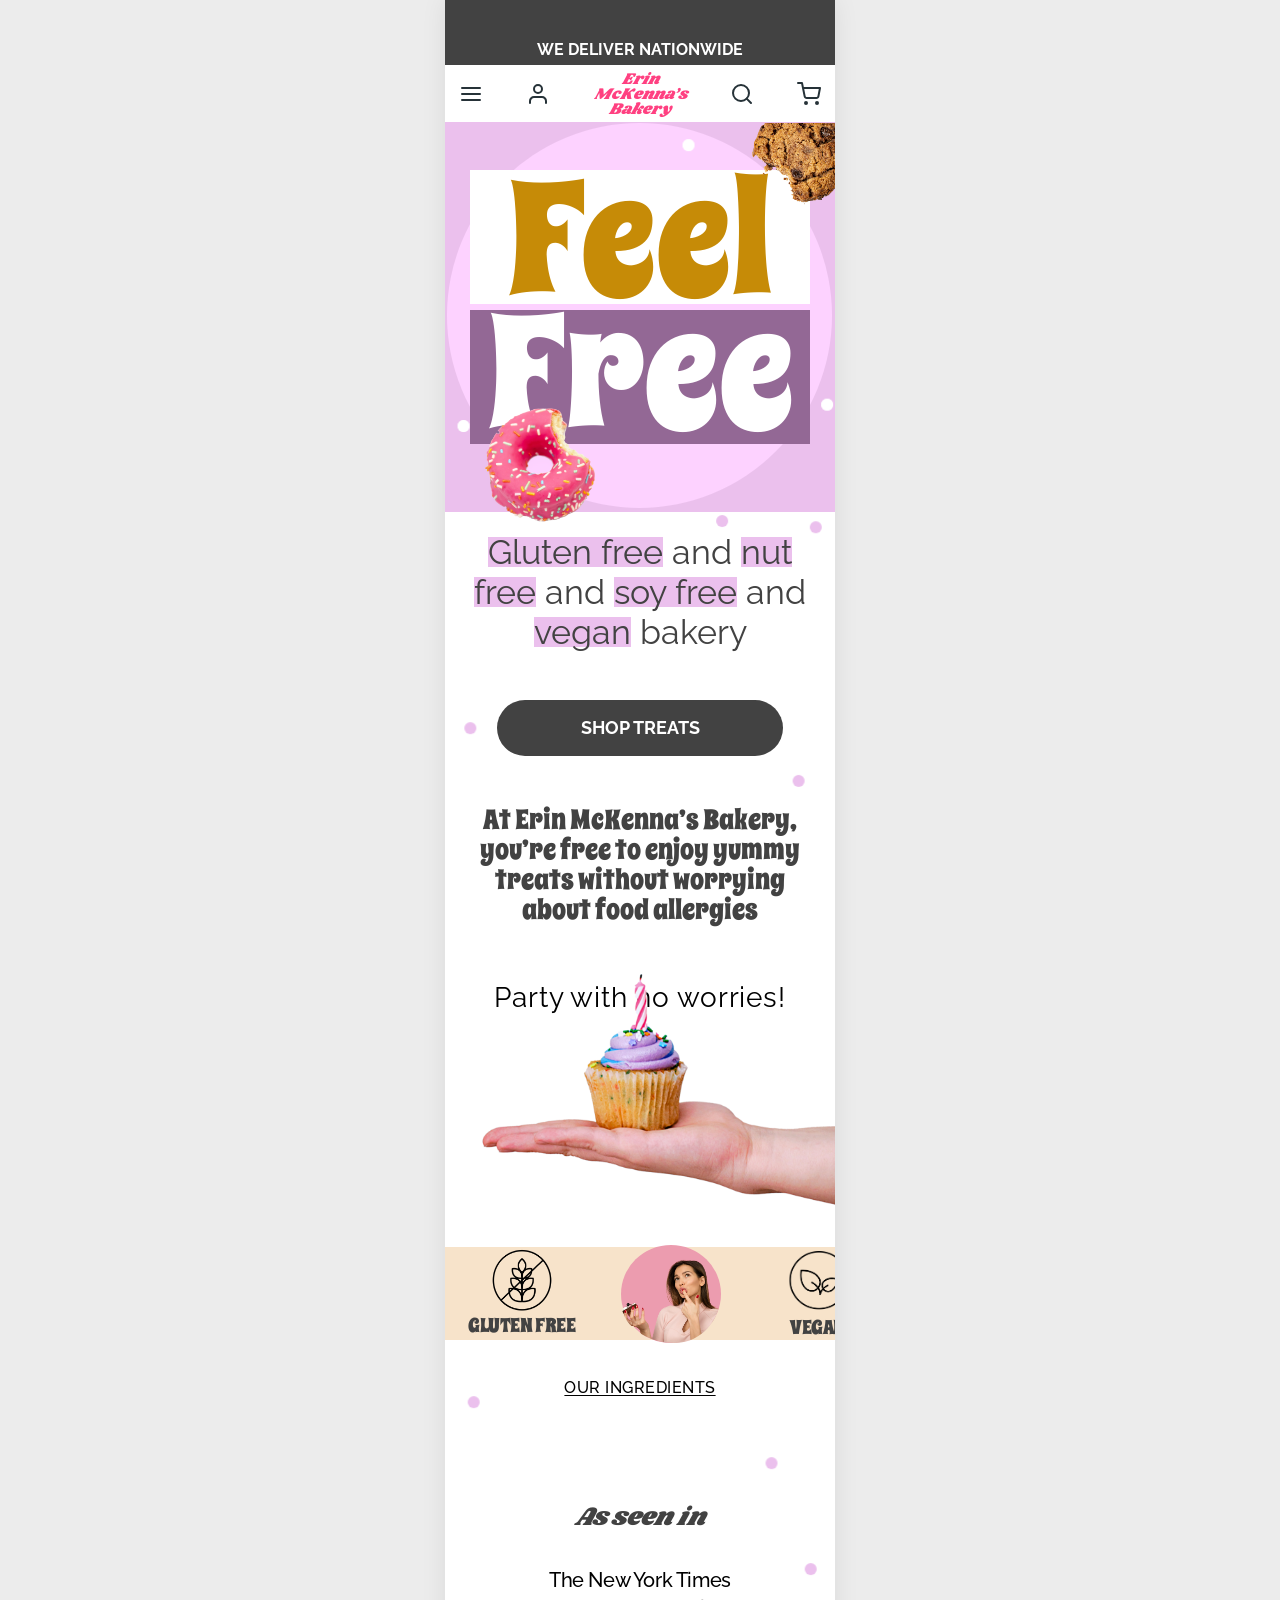
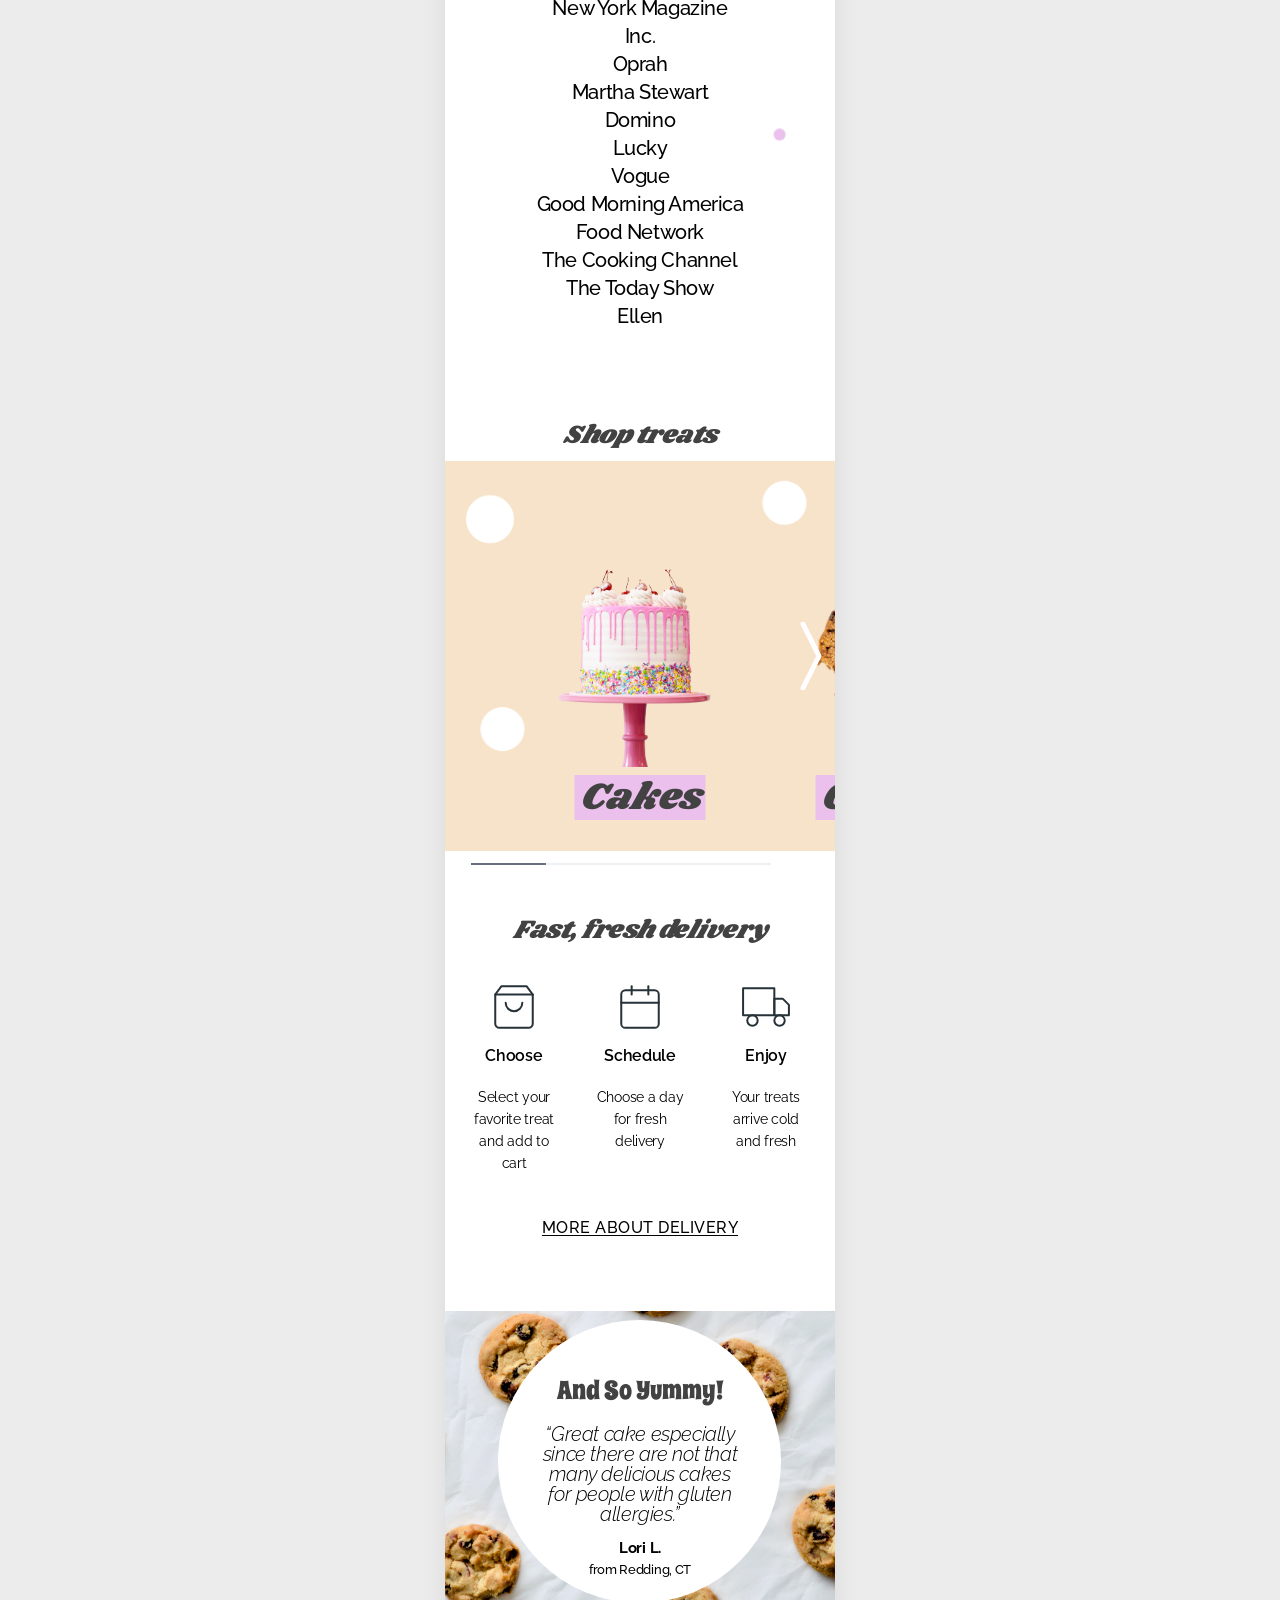
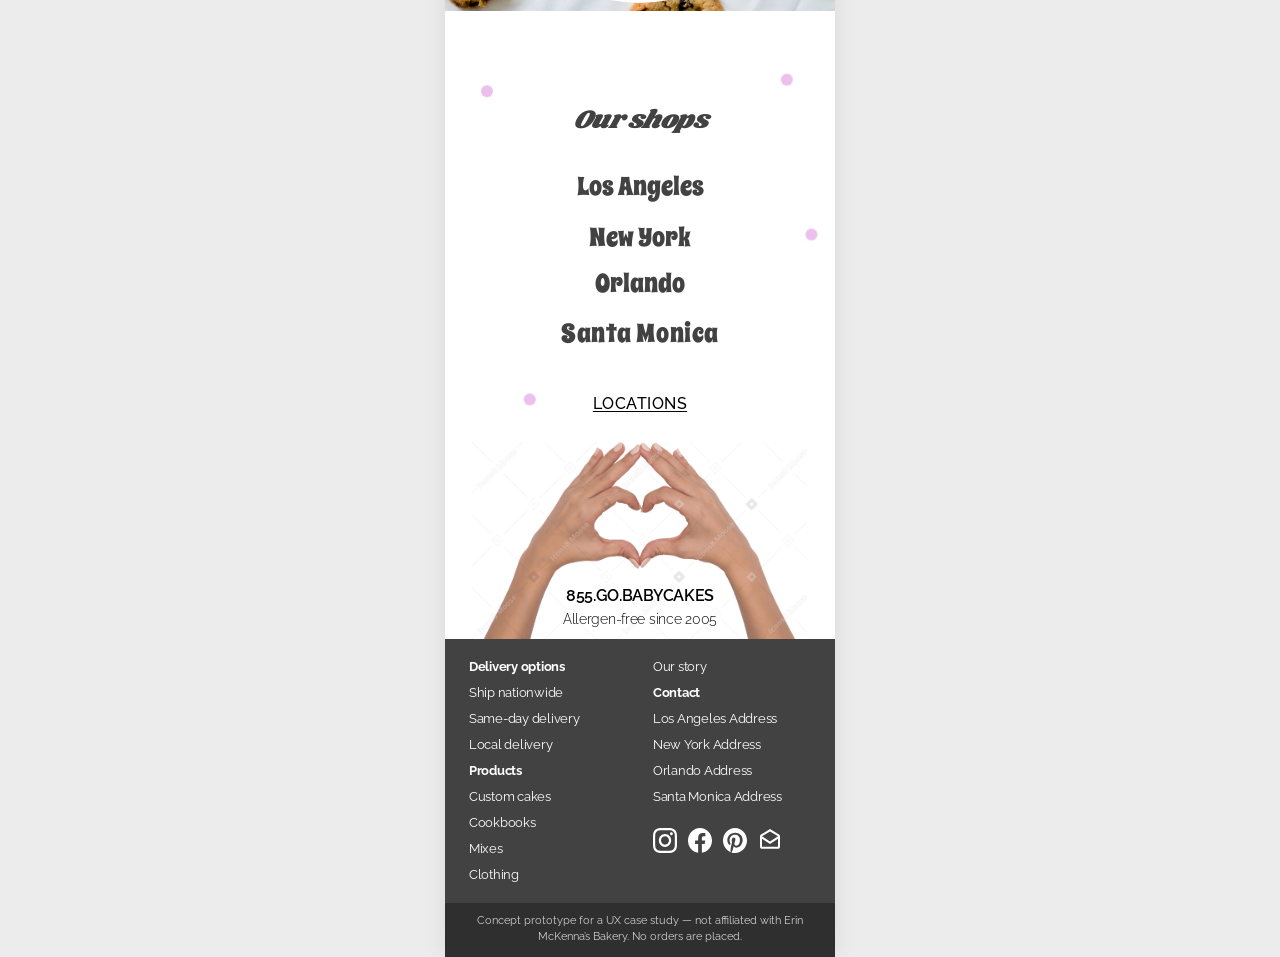
<file: index.html>
<!doctype html>
<html lang="en">
<head>
  <meta charset="utf-8">
  <meta name="viewport" content="width=device-width, initial-scale=1">
  <meta name="robots" content="noindex, nofollow">
  <title>Erin McKenna’s Bakery</title>
  <link rel="preconnect" href="https://fonts.googleapis.com">
  <link rel="preconnect" href="https://fonts.gstatic.com" crossorigin>
  <link href="https://fonts.googleapis.com/css2?family=Raleway:ital,wght@0,300;0,400;0,500;0,600;0,700;1,300&family=Shrikhand&family=Spicy+Rice&display=swap" rel="stylesheet">
  <link rel="stylesheet" href="css/styles.css">
</head>
<body data-page="home">
<div class="page">
  <header id="site-header"></header>

  <main>
    <!-- Hero -->
    <section data-dot-frame class="stage home-hero" aria-label="Feel free">
      <img class="abs" data-under-dots src="assets/hero-circle.svg" alt="" style="left:2px;top:1px;width:385px;height:385px">
      <img class="abs" src="assets/highlight-free.svg" alt="" style="left:25px;top:188px;width:340px;height:134px">
      <p class="hero-word" style="top:240px;color:#fff" aria-hidden="true">Free</p>
      <img class="abs" src="assets/highlight-feel.svg" alt="" style="left:25px;top:48px;width:340px;height:134px">
      <p class="hero-word" style="top:107px;color:var(--gold)" aria-hidden="true">Feel</p>
      <h1 class="sr-only">Feel free</h1>
      <div class="cover" style="left:34px;top:280px;width:121px;height:125px"><img src="assets/donut.png" alt=""></div>
      <img class="abs" data-dot src="assets/dot-a.svg" alt="" style="left:24px;top:97px;width:12px">
      <img class="abs" data-dot src="assets/dot-a.svg" alt="" style="left:44px;top:127px;width:12px">
      <img class="abs" data-dot src="assets/dot-a.svg" alt="" style="left:244px;top:27px;width:12px">
      <img class="abs" data-dot src="assets/dot-a.svg" alt="" style="left:344px;top:137px;width:12px">
      <img class="abs" data-dot src="assets/dot-a.svg" alt="" style="left:367px;top:269px;width:12px">
      <img class="abs" data-dot src="assets/dot-a.svg" alt="" style="left:19px;top:297px;width:12px">
      <div class="crop" style="left:298px;top:1px;width:92px;height:89px">
        <img src="assets/cookie.png" alt="" style="width:125.15%;height:131.46%;left:-0.08%;top:-31.46%">
      </div>
    </section>

    <!-- Tagline + CTA -->
    <section data-dot-frame class="stage" style="height:711px">
      <img class="abs" data-dot src="assets/dot-b.svg" alt="" style="left:358px;top:13px;width:12px">
      <img class="abs" data-dot src="assets/dot-b.svg" alt="" style="left:260px;top:2px;width:12px">
      <img class="abs" data-dot src="assets/dot-b.svg" alt="" style="left:21px;top:200px;width:12px">
      <img class="abs" data-dot src="assets/dot-b.svg" alt="" style="left:346px;top:272px;width:12px">
      <p class="home-tagline"><span class="hl">Gluten free</span> and <span class="hl">nut</span> <span class="hl">free</span> and <span class="hl">soy free</span> and <span class="hl">vegan</span> bakery</p>
      <a class="btn btn--dark shop-btn" href="category.html?c=all">Shop treats</a>
      <p class="abs fun-copy" style="left:19px;top:293px;width:352px">At Erin McKenna’s Bakery, you’re free to enjoy yummy treats without worrying about food allergies</p>
      <p class="abs center-x party-copy" style="top:475px">Party with no worries!</p>
      <div class="crop" style="left:6px;top:422px;width:390px;height:332px">
        <img src="assets/hand-cupcake.png" alt="Hand holding a frosted cupcake with a candle" style="width:127.69%;height:188.87%;left:-14.87%;top:-88.86%">
      </div>
    </section>

    <!-- Allergen slider -->
    <section class="stage" id="free-from" style="height:130px" aria-label="Free from">
      <div class="marquee abs" style="left:-2px;top:0;width:392px;height:130px">
        <div class="marquee__belt" id="allergen-belt">
        <div class="slider__track" style="width:1738px;height:130px">
          <div class="abs" style="inset:18.46% 0 10% 0;background:var(--beige)"></div>

          <img class="abs" src="assets/circle-21.svg" alt="" style="inset:17.02% 84% 7.69% 10.24%;width:auto;height:auto">
          <div class="abs" style="inset:21.05% 83.68% 7.47% 10.31%;-webkit-mask:url(assets/woman-mask.svg) -1.124px -7.369px/100px 99.884px no-repeat;mask:url(assets/woman-mask.svg) -1.124px -7.369px/100px 99.884px no-repeat">
            <img src="assets/woman-tasting.png" alt="Woman tasting a cupcake" style="width:100%;height:100%;object-fit:cover">
          </div>

          <div class="crop" style="inset:20% 93.73% 31.84% 2.82%"><img src="assets/icon-gluten-free.png" alt="" style="width:150.21%;height:149.25%;left:-25.11%;top:-9.81%"></div>
          <p class="abs slider-small-label" style="inset:70.77% auto auto 1.44%">GLUTEN FREE</p>

          <div class="crop" style="inset:20.77% 76.64% 33.08% 19.91%"><img src="assets/icon-vegan.png" alt="" style="width:123.02%;height:123.02%;left:-11.6%;top:0.88%"></div>
          <p class="abs slider-small-label" style="inset:72.31% auto auto 19.97%">VEGAN</p>

          <img class="abs" src="assets/circle-20.svg" alt="" style="inset:16.15% 66.69% 6.92% 27.56%;width:auto;height:auto">
          <div class="cover" style="inset:10.77% 66.8% 6.06% 28.02%"><img src="assets/happy-2.png" alt="Smiling customer"></div>

          <div class="crop" style="inset:22.31% 58.92% 31.54% 37.63%"><img src="assets/icon-dairy-free.png" alt="" style="width:150.21%;height:149.89%;left:-25.11%;top:-9.85%"></div>
          <p class="abs slider-small-label" style="inset:72.31% auto auto 36.65%">DAIRY FREE</p>

          <img class="abs" src="assets/circle-19.svg" alt="" style="inset:16.92% 49.02% 6.15% 45.22%;width:auto;height:auto">
          <div class="cover" style="inset:0 48.68% 6.15% 45.8%"><img src="assets/hand-love.png" alt="Hand making the I love you sign"></div>

          <div class="crop" style="inset:20.77% 40.39% 34.92% 56.16%;transform:scaleY(-1)"><img src="assets/icon-nut-free.png" alt="" style="width:149.89%;height:150.86%;left:-25.05%;top:-10.56%"></div>
          <p class="abs slider-small-label" style="inset:72% auto auto 55.52%">NUT FREE</p>

          <img class="abs" src="assets/circle-18.svg" alt="" style="inset:15.38% 30.03% 7.69% 64.21%;width:auto;height:auto">
          <div class="cover" style="inset:8.46% 30.21% 0 64.33%"><img src="assets/happy-4.png" alt="Smiling customer"></div>

          <div class="crop" style="inset:20.77% 21.81% 33.08% 74.74%"><img src="assets/icon-soy-free.png" alt="" style="width:133.84%;height:133.59%;left:-17.02%;top:-3.44%"></div>
          <p class="abs slider-small-label" style="inset:72.31% auto auto 74.17%">SOY FREE</p>

          <img class="abs" src="assets/circle-20.svg" alt="" style="inset:15.38% 11.45% 7.69% 82.8%;width:auto;height:auto">
          <div class="cover" style="inset:17.69% 11.45% 15.38% 82.22%"><img src="assets/happy-3.png" alt="Smiling customer"></div>

          <div class="crop" style="inset:20.77% 3.51% 33.08% 93.04%"><img src="assets/icon-celiac-safe.png" alt="" style="width:164.71%;height:164.71%;left:-32.24%;top:-15.76%"></div>
          <p class="abs slider-small-label" style="inset:72.31% auto auto 91.83%">CELIAC SAFE</p>
        </div>
        </div>
      </div>
    </section>

    <!-- Ingredients + press -->
    <section data-dot-frame class="stage" style="height:667px">
      <button type="button" class="abs center-x link-caps" style="top:24px" data-toast="Our ingredients page isn’t part of this prototype.">OUR INGREDIENTS</button>
      <img class="abs" data-dot src="assets/dot-b.svg" alt="" style="left:21px;top:41px;width:12px">
      <img class="abs" data-dot src="assets/dot-b.svg" alt="" style="left:318px;top:106px;width:12px">
      <img class="abs" data-dot src="assets/dot-b.svg" alt="" style="left:358px;top:212px;width:12px">
      <img class="abs" data-dot src="assets/dot-b.svg" alt="" style="left:331px;top:374px;width:12px">
      <h2 class="abs center-x section-heading" style="top:149px">As seen in</h2>
      <ul class="abs center-x" style="top:213px;margin:0;padding:0;list-style:none;text-align:center;font:500 20px/28px var(--f-body);letter-spacing:-0.4px">
        <li>The New York Times</li><li>New York Magazine</li><li>Inc.</li><li>Oprah</li><li>Martha Stewart</li><li>Domino</li><li>Lucky</li><li>Vogue</li><li>Good Morning America</li><li>Food Network</li><li>The Cooking Channel</li><li>The Today Show</li><li>Ellen</li>
      </ul>
    </section>

    <!-- Shop treats slider: 260px panels snap to center so the neighbours peek in at both edges -->
    <section class="stage" style="height:480px" aria-labelledby="shop-title">
      <div class="slider shop-slider abs" id="shop-slider" data-drag style="left:0;top:0;width:390px;height:462px">
        <div class="shop-track">
          <div class="abs" style="left:0;right:0;top:41px;height:390px;background:var(--beige)"></div>
          <!-- Bouncing dots over the beige band, behind the treats and labels -->
          <div class="abs dot-field" data-dot-frame style="left:0;right:0;top:41px;height:390px">
            <span class="bubble" data-dot style="left:521px;top:43px;width:32px;height:32px"></span>
            <span class="bubble" data-dot style="left:317px;top:21px;width:44px;height:44px"></span>
            <span class="bubble" data-dot style="left:36px;top:245px;width:44px;height:44px"></span>
            <span class="bubble" data-dot style="left:787px;top:223px;width:44px;height:44px"></span>
            <span class="bubble" data-dot style="left:889px;top:43px;width:28px;height:28px"></span>
            <span class="bubble" data-dot style="left:759px;top:21px;width:44px;height:44px"></span>
            <span class="bubble" data-dot style="left:568px;top:201px;width:44px;height:44px"></span>
            <span class="bubble" data-dot style="left:1130px;top:43px;width:44px;height:44px"></span>
            <span class="bubble" data-dot style="left:1168px;top:289px;width:22px;height:22px"></span>
            <span class="bubble" data-dot style="left:1068px;top:113px;width:44px;height:44px"></span>
            <span class="bubble" data-dot style="left:1399px;top:245px;width:44px;height:44px"></span>
            <span class="bubble" data-dot style="left:1632px;top:298px;width:44px;height:44px"></span>
            <span class="bubble" data-dot style="left:1698px;top:33px;width:28px;height:28px"></span>
            <span class="bubble" data-dot style="left:1963px;top:156px;width:44px;height:44px"></span>
            <span class="bubble" data-dot style="left:2016px;top:62px;width:24px;height:24px"></span>
            <span class="bubble" data-dot style="left:2210px;top:239px;width:44px;height:44px"></span>
            <span class="bubble" data-dot style="left:1561px;top:21px;width:44px;height:44px"></span>
            <span class="bubble" data-dot style="left:22px;top:35px;width:48px;height:48px"></span>
          </div>

          <a class="shop-panel" href="category.html?c=cakes">
            <div class="crop" style="left:10px;top:132px;width:240px;height:215px"><img src="assets/cake-slider.png" alt="" style="width:100%;height:152.94%;left:0;top:-52.89%"></div>
            <span class="shop-hl" style="width:131px"></span>
            <span class="shop-label">Cakes</span>
          </a>
          <a class="shop-panel" href="category.html?c=cookies">
            <div class="crop" style="left:30px;top:140px;width:200px;height:201px"><img src="assets/cookie.png" alt="" style="width:100.12%;height:100.86%;left:-0.06%;top:-0.86%"></div>
            <span class="shop-hl" style="width:169px"></span>
            <span class="shop-label">Cookies</span>
          </a>
          <a class="shop-panel" href="category.html?c=cupcakes">
            <div class="cover" style="left:30px;top:120px;width:200px;height:222px"><img src="assets/cupcake.png" alt=""></div>
            <span class="shop-hl" style="width:207px"></span>
            <span class="shop-label">Cupcakes</span>
          </a>
          <a class="shop-panel" href="category.html?c=donuts">
            <div class="cover" style="left:30px;top:135px;width:200px;height:207px"><img src="assets/donut.png" alt=""></div>
            <span class="shop-hl" style="width:160px"></span>
            <span class="shop-label">Donuts</span>
          </a>
          <a class="shop-panel" href="category.html?c=breads">
            <div class="crop" style="left:15px;top:62px;width:230px;height:280px"><img src="assets/breads.png" alt="" style="width:100.01%;height:123.28%;left:-0.01%;top:-23.28%"></div>
            <span class="shop-hl" style="width:170px"></span>
            <span class="shop-label">Breads</span>
          </a>
          <a class="shop-panel" href="category.html?c=mixes">
            <div class="cover" style="left:30px;top:115px;width:200px;height:225px"><img src="assets/mix.png" alt=""></div>
            <span class="shop-hl" style="width:141px"></span>
            <span class="shop-label">Mixes</span>
          </a>
          <a class="shop-panel" href="category.html?c=cookbooks">
            <div class="abs" style="left:34px;top:110px;width:192.011px;height:226.589px;display:flex;align-items:center;justify-content:center">
              <img src="assets/cookbook.jpg" alt="" style="width:167px;height:207px;object-fit:cover;transform:rotate(-7.32deg)">
            </div>
            <span class="shop-hl" style="width:259px"></span>
            <span class="shop-label">Cookbooks</span>
          </a>
          <a class="shop-panel" href="category.html?c=merch">
            <div class="cover" style="left:30px;top:100px;width:200px;height:244px"><img src="assets/hat.png" alt=""></div>
            <span class="shop-hl" style="width:159px"></span>
            <span class="shop-label">Merch</span>
          </a>

        </div>
      </div>
      <button class="shop-arrow shop-arrow--prev" type="button" aria-label="Previous treats" aria-controls="shop-slider" hidden><img src="assets/arrow-wide.svg" alt=""></button>
      <button class="shop-arrow shop-arrow--next" type="button" aria-label="Next treats" aria-controls="shop-slider"><img src="assets/arrow-wide.svg" alt=""></button>
      <h2 class="abs center-x section-heading" id="shop-title" style="top:0;pointer-events:none">Shop treats</h2>
      <div class="progress" style="top:443px" aria-hidden="true"><div class="progress__fill" id="shop-progress"></div></div>
    </section>

    <!-- Delivery steps -->
    <section class="stage" id="delivery" style="height:411px">
      <h2 class="abs center-x section-heading" style="top:21px;line-height:18px">Fast, fresh delivery</h2>
      <div class="steps" style="top:82px">
        <div class="step"><img src="assets/icon-bag.svg" alt=""><h3>Choose</h3><p>Select your favorite treat and add to cart</p></div>
        <div class="step"><img src="assets/icon-calendar-lg.svg" alt=""><h3>Schedule</h3><p>Choose a day for fresh delivery</p></div>
        <div class="step"><img src="assets/icon-truck.svg" alt=""><h3>Enjoy</h3><p>Your treats arrive cold and fresh</p></div>
      </div>
      <button type="button" class="abs center-x link-caps" style="top:317px" data-toast="A full delivery FAQ isn’t part of this prototype.">MORE ABOUT DELIVERY</button>
    </section>

    <!-- Testimonial -->
    <section class="stage" style="height:300px;overflow:hidden" aria-label="Customer review">
      <div class="abs" style="left:0;top:0;width:390px;height:300px;display:flex;align-items:center;justify-content:center">
        <div class="crop" style="position:relative;flex:none;width:300px;height:390px;transform:rotate(-90deg)">
          <img src="assets/cookies-bg.png" alt="" style="width:133.49%;height:142.82%;left:-16.75%;top:-24.1%">
        </div>
      </div>
      <img class="abs" src="assets/circle-white.svg" alt="" style="left:53px;top:9px;width:283px;height:283px">
      <p class="abs center-x fun-copy" style="top:64px;font-size:26px">And So Yummy!</p>
      <blockquote class="abs" style="left:96px;top:113px;width:198px;margin:0;text-align:center;font:italic 300 20px/20px var(--f-body);letter-spacing:-0.4px">“Great cake especially since there are not that many delicious cakes for people with gluten allergies.”</blockquote>
      <p class="abs center-x" style="top:226px;text-align:center;letter-spacing:-0.3px"><b style="font:700 15px/22px var(--f-body)">Lori L.</b><br><span style="font:500 13px/22px var(--f-body)">from Redding, CT</span></p>
    </section>

    <!-- Shops -->
    <section data-dot-frame class="stage" id="shops" style="height:628px">
      <img class="abs" data-dot src="assets/dot-b.svg" alt="" style="left:338px;top:64px;width:12px">
      <img class="abs" data-dot src="assets/dot-b.svg" alt="" style="left:37px;top:76px;width:12px">
      <img class="abs" data-dot src="assets/dot-b.svg" alt="" style="left:359px;top:215px;width:12px">
      <img class="abs" data-dot src="assets/dot-b.svg" alt="" style="left:77px;top:381px;width:12px">
      <h2 class="abs center-x section-heading" style="top:100px;line-height:18px">Our shops</h2>
      <p class="abs center-x shop-city" style="top:164px">Los Angeles</p>
      <p class="abs center-x shop-city" style="top:215px">New York</p>
      <p class="abs center-x shop-city" style="top:261px">Orlando</p>
      <p class="abs center-x shop-city" style="top:311px;letter-spacing:0.52px">Santa Monica</p>
      <button type="button" class="abs center-x link-caps" style="top:382px" data-toast="Store addresses and hours aren’t part of this prototype.">LOCATIONS</button>
      <div class="cover" style="left:27px;top:431px;width:335px;height:224px"><img src="assets/heart-hands.png" alt="Two hands making a heart shape"></div>
      <p class="abs center-x" style="top:574px;font:600 16px/22px var(--f-body);letter-spacing:-0.32px">855.GO.BABYCAKES</p>
      <p class="abs center-x" style="top:597px;font:300 14px/22px var(--f-body);letter-spacing:-0.28px">Allergen-free since 2005</p>
    </section>
  </main>

  <div id="site-footer"></div>
</div>
<script src="js/app.js"></script>
<script src="js/home.js"></script>
<script src="js/dots.js"></script>
</body>
</html>
</file>
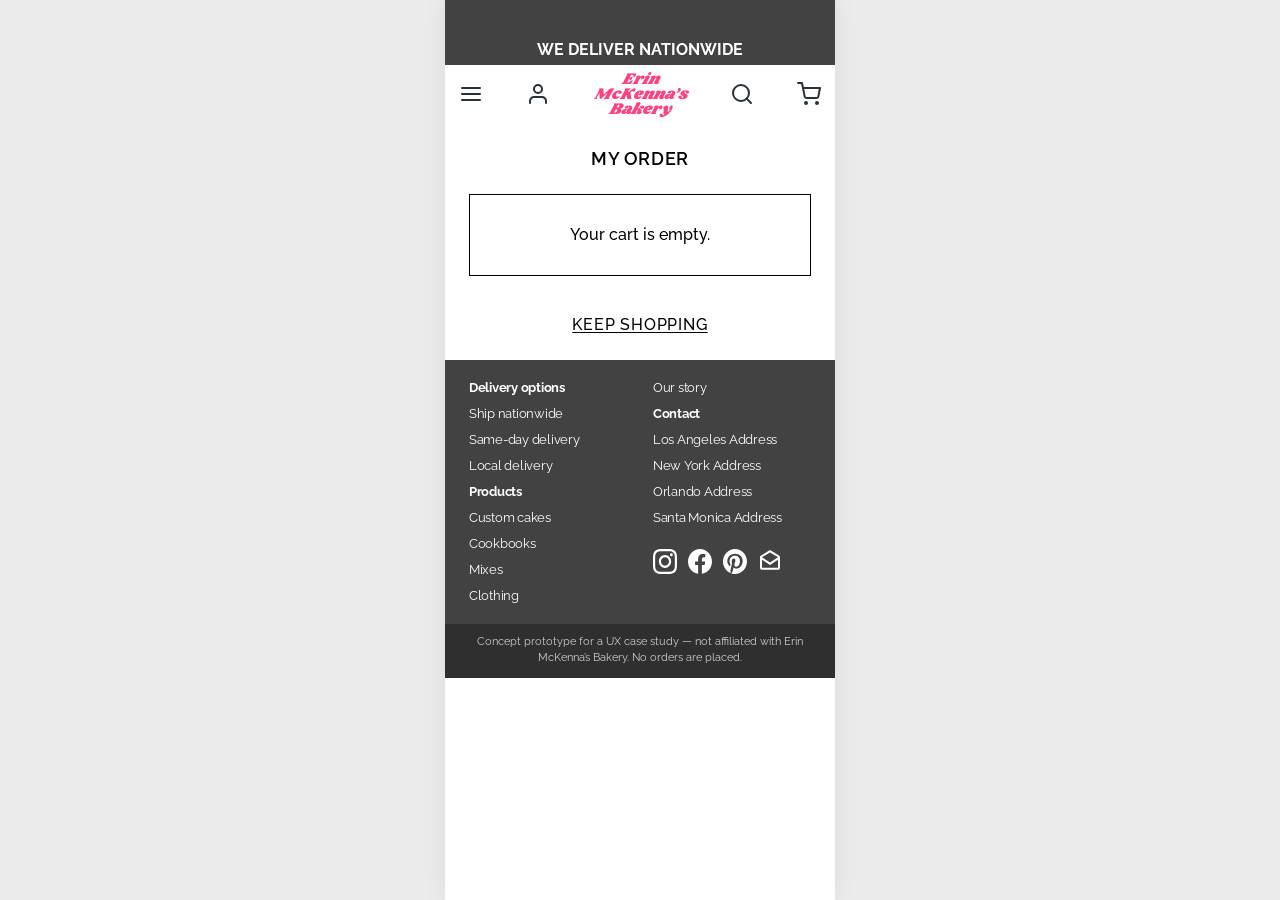
<file: cart.html>
<!doctype html>
<html lang="en">
<head>
  <meta charset="utf-8">
  <meta name="viewport" content="width=device-width, initial-scale=1">
  <meta name="robots" content="noindex, nofollow">
  <title>My Order · Erin McKenna’s Bakery</title>
  <link rel="preconnect" href="https://fonts.googleapis.com">
  <link rel="preconnect" href="https://fonts.gstatic.com" crossorigin>
  <link href="https://fonts.googleapis.com/css2?family=Raleway:ital,wght@0,300;0,400;0,500;0,600;0,700;1,300&family=Shrikhand&family=Spicy+Rice&display=swap" rel="stylesheet">
  <link rel="stylesheet" href="css/styles.css">
</head>
<body data-page="cart">
<div class="page">
  <header id="site-header"></header>
  <main id="cart" style="padding-bottom:26px"></main>
  <div id="site-footer"></div>
</div>
<script src="js/app.js"></script>
<script src="js/cart.js"></script>
</body>
</html>
</file>
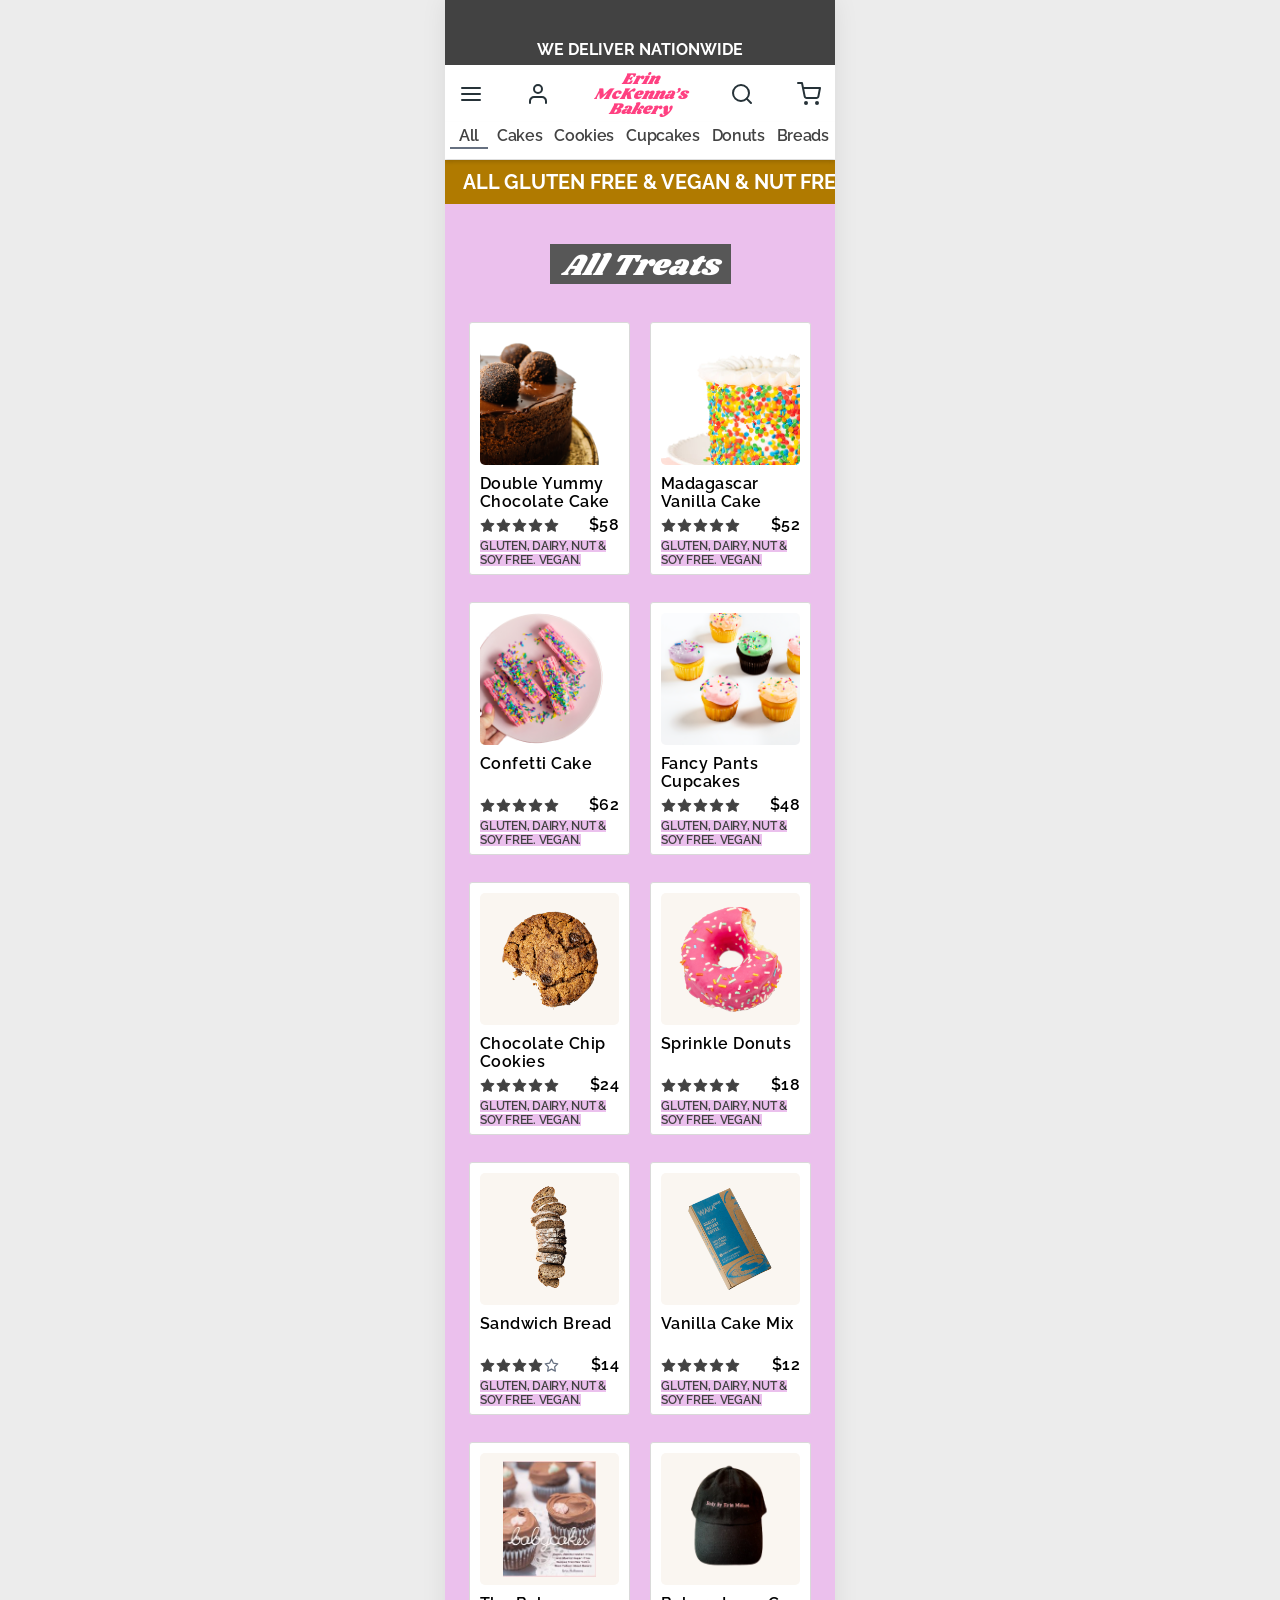
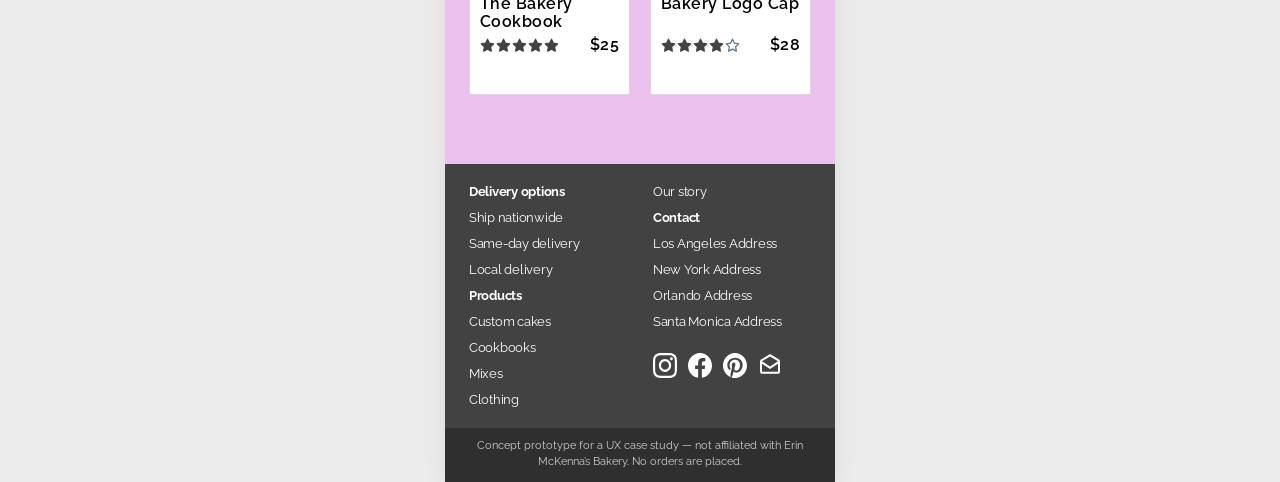
<file: category.html>
<!doctype html>
<html lang="en">
<head>
  <meta charset="utf-8">
  <meta name="viewport" content="width=device-width, initial-scale=1">
  <meta name="robots" content="noindex, nofollow">
  <title>Shop Treats · Erin McKenna’s Bakery</title>
  <link rel="preconnect" href="https://fonts.googleapis.com">
  <link rel="preconnect" href="https://fonts.gstatic.com" crossorigin>
  <link href="https://fonts.googleapis.com/css2?family=Raleway:ital,wght@0,300;0,400;0,500;0,600;0,700;1,300&family=Shrikhand&family=Spicy+Rice&display=swap" rel="stylesheet">
  <link rel="stylesheet" href="css/styles.css">
</head>
<body data-page="category">
<div class="page">
  <header id="site-header"></header>
  <main id="category"></main>
  <div id="site-footer"></div>
</div>
<script src="js/app.js"></script>
<script src="js/category.js"></script>
</body>
</html>
</file>
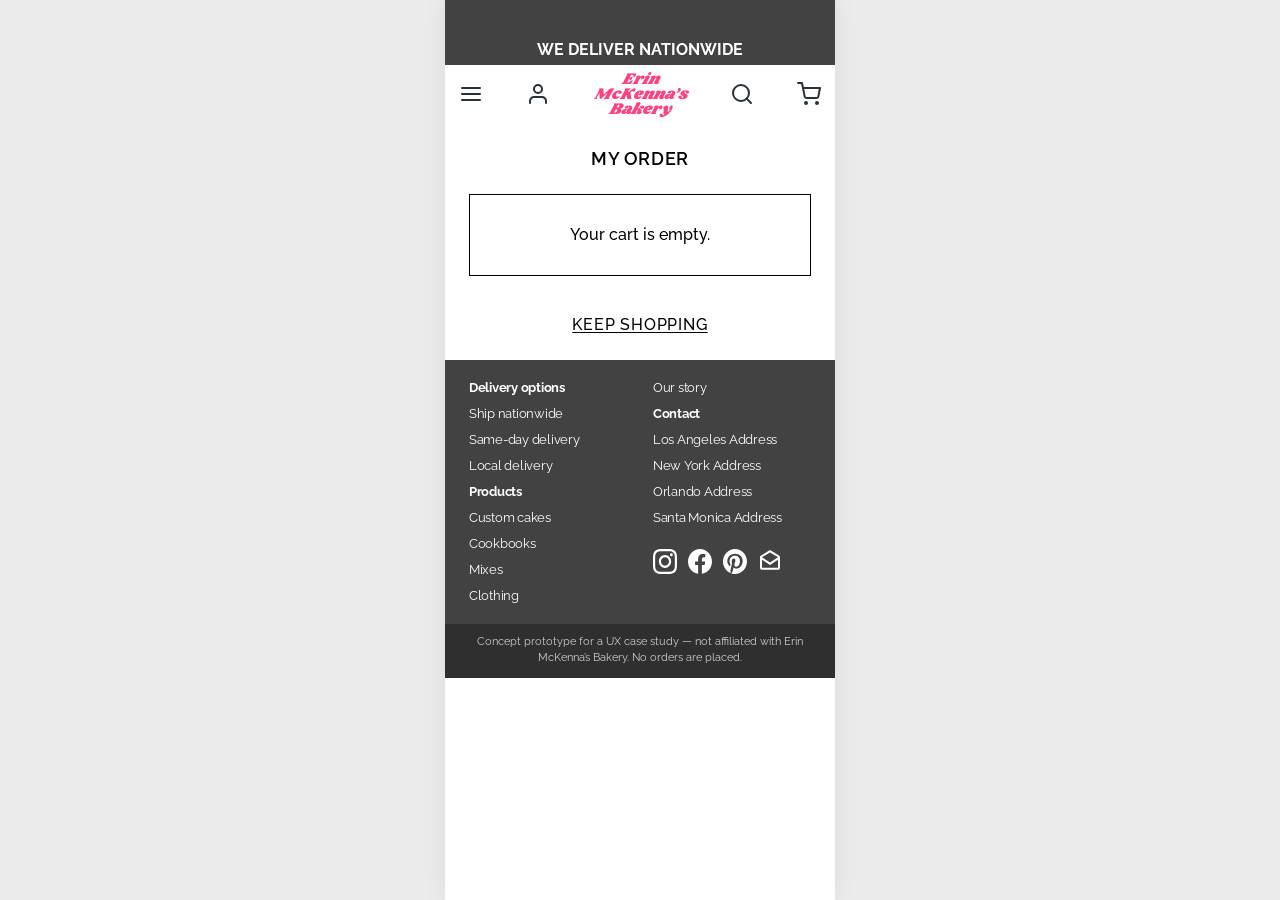
<file: delivery.html>
<!doctype html>
<html lang="en">
<head>
  <meta charset="utf-8">
  <meta name="viewport" content="width=device-width, initial-scale=1">
  <meta name="robots" content="noindex, nofollow">
  <title>Delivery · Erin McKenna’s Bakery</title>
  <link rel="preconnect" href="https://fonts.googleapis.com">
  <link rel="preconnect" href="https://fonts.gstatic.com" crossorigin>
  <link href="https://fonts.googleapis.com/css2?family=Raleway:ital,wght@0,300;0,400;0,500;0,600;0,700;1,300&family=Shrikhand&family=Spicy+Rice&display=swap" rel="stylesheet">
  <link rel="stylesheet" href="css/styles.css">
</head>
<body data-page="checkout" data-mode="delivery">
<div class="page">
  <header id="site-header"></header>
  <main id="checkout" style="padding-bottom:46px"></main>
  <div id="site-footer"></div>
</div>
<script src="js/app.js"></script>
<script src="js/datepicker.js"></script>
<script src="js/checkout.js"></script>
</body>
</html>
</file>
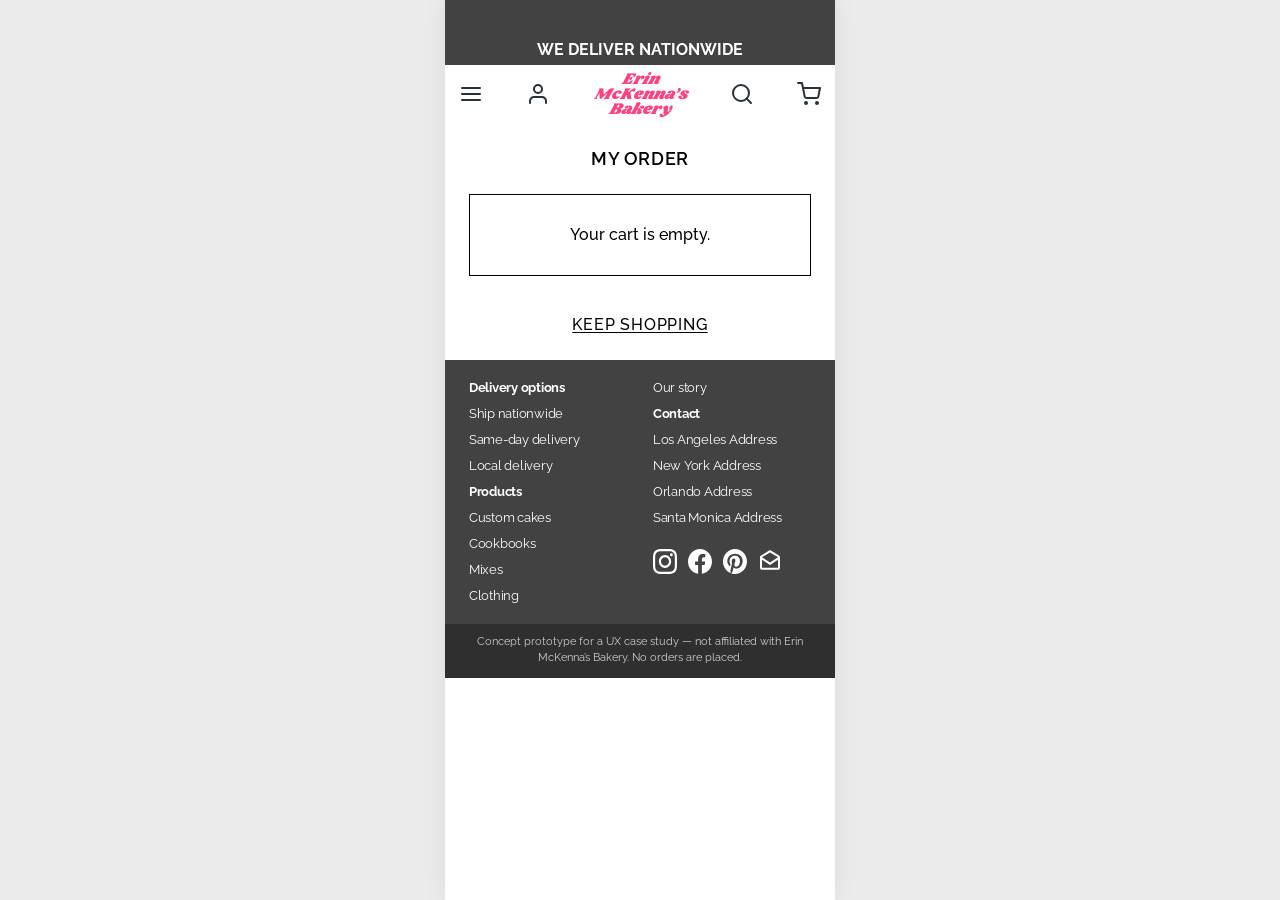
<file: pickup.html>
<!doctype html>
<html lang="en">
<head>
  <meta charset="utf-8">
  <meta name="viewport" content="width=device-width, initial-scale=1">
  <meta name="robots" content="noindex, nofollow">
  <title>Pickup · Erin McKenna’s Bakery</title>
  <link rel="preconnect" href="https://fonts.googleapis.com">
  <link rel="preconnect" href="https://fonts.gstatic.com" crossorigin>
  <link href="https://fonts.googleapis.com/css2?family=Raleway:ital,wght@0,300;0,400;0,500;0,600;0,700;1,300&family=Shrikhand&family=Spicy+Rice&display=swap" rel="stylesheet">
  <link rel="stylesheet" href="css/styles.css">
</head>
<body data-page="checkout" data-mode="pickup">
<div class="page">
  <header id="site-header"></header>
  <main id="checkout" style="padding-bottom:26px"></main>
  <div id="site-footer"></div>
</div>
<script src="js/app.js"></script>
<script src="js/datepicker.js"></script>
<script src="js/checkout.js"></script>
</body>
</html>
</file>
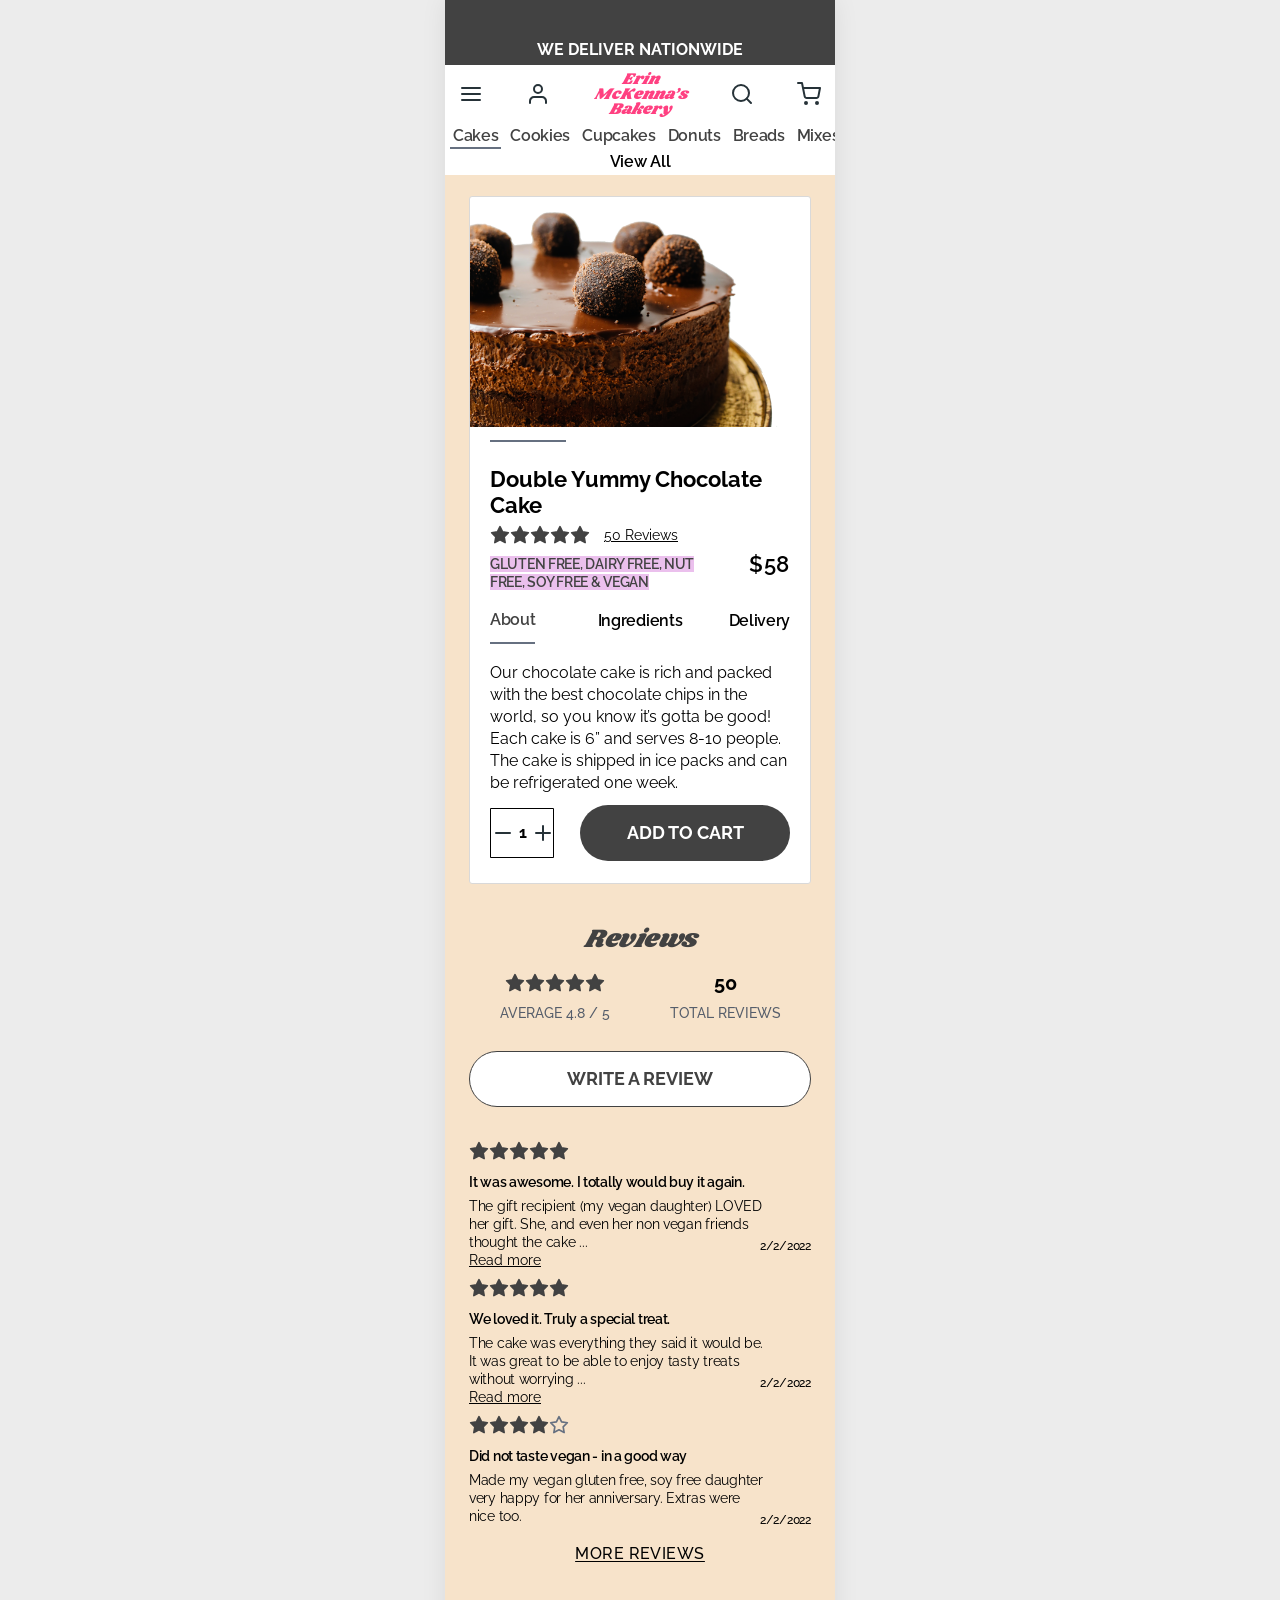
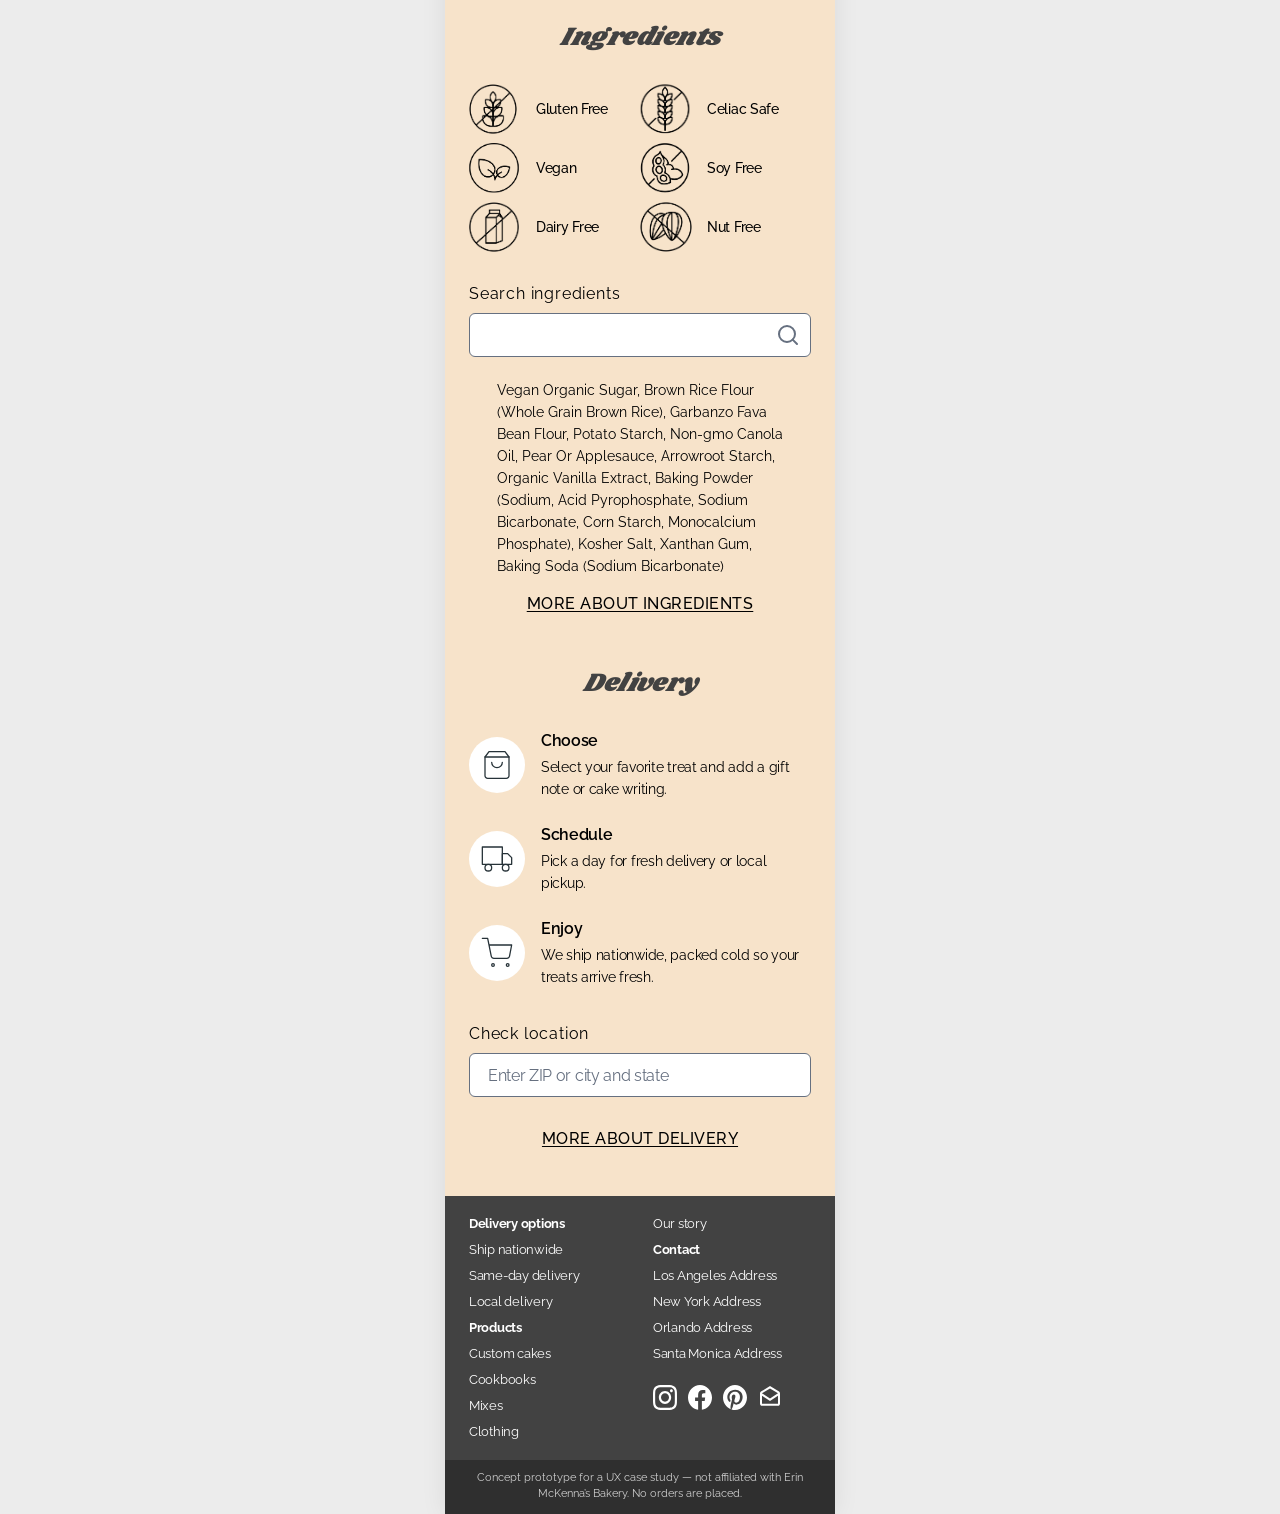
<file: product.html>
<!doctype html>
<html lang="en">
<head>
  <meta charset="utf-8">
  <meta name="viewport" content="width=device-width, initial-scale=1">
  <meta name="robots" content="noindex, nofollow">
  <title>Cake · Erin McKenna’s Bakery</title>
  <link rel="preconnect" href="https://fonts.googleapis.com">
  <link rel="preconnect" href="https://fonts.gstatic.com" crossorigin>
  <link href="https://fonts.googleapis.com/css2?family=Raleway:ital,wght@0,300;0,400;0,500;0,600;0,700;1,300&family=Shrikhand&family=Spicy+Rice&display=swap" rel="stylesheet">
  <link rel="stylesheet" href="css/styles.css">
</head>
<body data-page="product">
<div class="page">
  <header id="site-header"></header>
  <main id="product"></main>
  <div id="site-footer"></div>
</div>
<script src="js/app.js"></script>
<script src="js/product.js"></script>
</body>
</html>
</file>
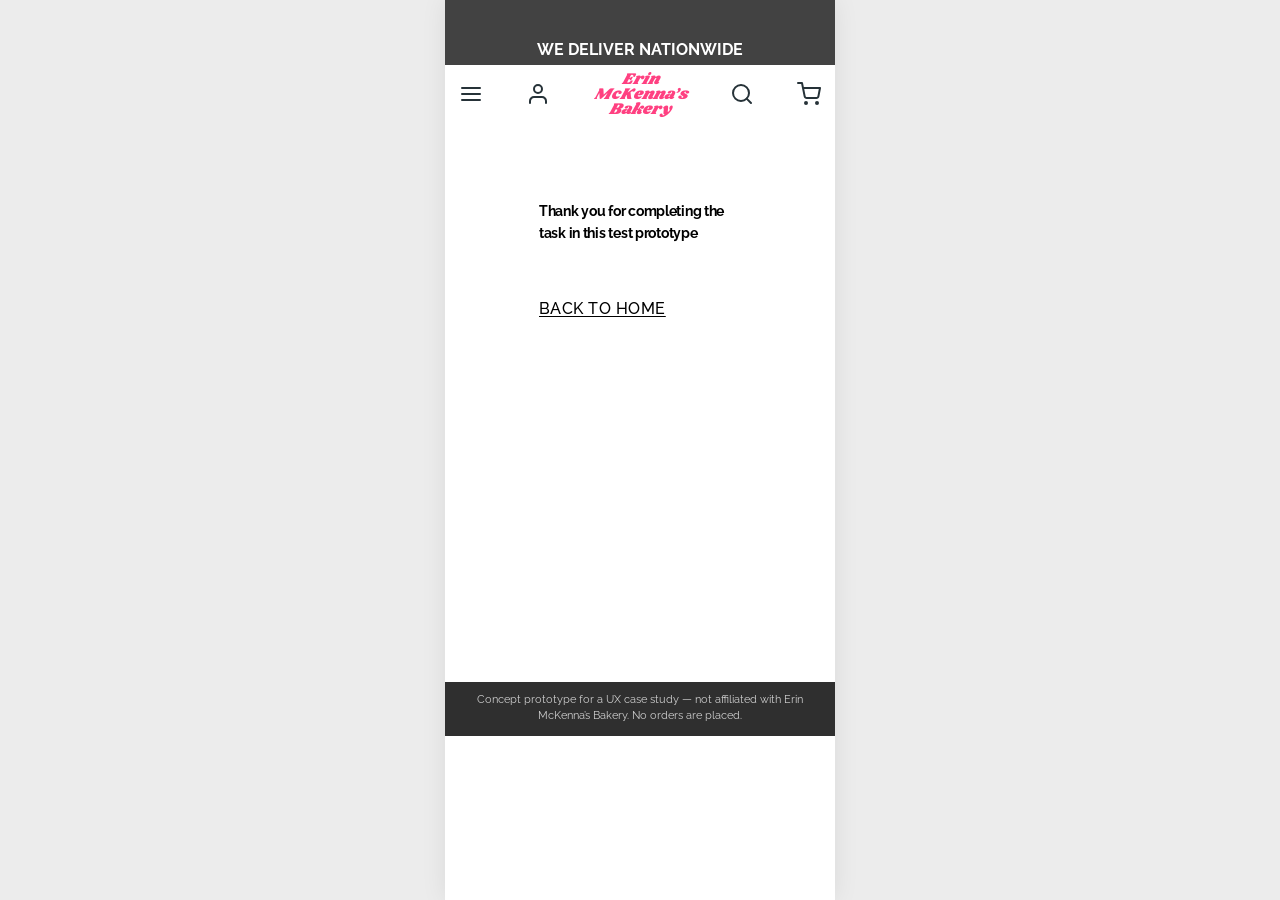
<file: thanks.html>
<!doctype html>
<html lang="en">
<head>
  <meta charset="utf-8">
  <meta name="viewport" content="width=device-width, initial-scale=1">
  <meta name="robots" content="noindex, nofollow">
  <title>Thank You · Erin McKenna’s Bakery</title>
  <link rel="preconnect" href="https://fonts.googleapis.com">
  <link rel="preconnect" href="https://fonts.gstatic.com" crossorigin>
  <link href="https://fonts.googleapis.com/css2?family=Raleway:ital,wght@0,300;0,400;0,500;0,600;0,700;1,300&family=Shrikhand&family=Spicy+Rice&display=swap" rel="stylesheet">
  <link rel="stylesheet" href="css/styles.css">
</head>
<body data-page="thanks">
<div class="page">
  <header id="site-header"></header>
  <main class="thanks">
    <h1 style="font:inherit">Thank you for completing the task in this test prototype</h1>
    <p id="order-summary" style="margin-top:22px;font-weight:400"></p>
    <a class="link-caps" href="index.html">BACK TO HOME</a>
  </main>
</div>
<script src="js/app.js"></script>
<script>
  (function () {
    const o = EMB.safeGet(EMB.ORDER_KEY, null);
    if (!o || !o.date) return;
    const when = new Date(o.date).toLocaleDateString("en-US", { weekday: "long", month: "long", day: "numeric" });
    const items = o.lines.reduce((n, l) => n + l.qty, 0);
    EMB.qs("#order-summary").textContent = o.mode === "pickup"
      ? `Your ${items} item${items > 1 ? "s" : ""} will be ready for pickup in ${o.where} on ${when}. Total ${EMB.money(o.total)}.`
      : `Your ${items} item${items > 1 ? "s" : ""} will be delivered to ${o.where} on ${when}. Total ${EMB.money(o.total)}.`;
  })();
</script>
</body>
</html>
</file>
<file: css/styles.css>
/* Erin McKenna's Bakery — mobile prototype (390px design width) */

:root {
  /* Text: #000 for body copy, --dark for headings, labels and UI */
  --dark: #424242;
  --title-bg: #575757;
  --pink: #ff4081;          /* logo + hover accents */
  --pink-deep: #d81b60;     /* pink behind white text (4.95:1) */
  --purple: #ebc0ed;
  --gold: #c68b07;
  --gold-deep: #b07a00;     /* gold behind white text (3.73:1, large bold text) */
  --beige: #f7e3ca;
  --primary: #667080;       /* lines, field borders, placeholders */
  --muted: #565e6b;         /* small grey labels (5.2:1 on beige) */
  --border: #d9d9d9;
  --error: #c62828;
  /* legacy names, now mapped onto the two near-blacks */
  --dark-2: var(--dark);
  --ink: var(--dark);
  --tag: var(--dark);
  --grey-darker: var(--dark);

  --m: 24px;                /* page side margin on every screen */
  --btn-h: 56px;            /* large button */
  --btn-h-sm: 36px;         /* small button */

  /* Raleway for all text; Shrikhand and Spicy Rice for display */
  --f-body: "Raleway", system-ui, sans-serif;
  --f-fun: "Spicy Rice", "Raleway", cursive;
  --f-script: "Shrikhand", "Raleway", cursive;
  --f-ui: var(--f-body);
  --f-cal: var(--f-body);
  --f-contact: var(--f-body);
}

*, *::before, *::after { box-sizing: border-box; }

html { -webkit-text-size-adjust: 100%; }

body {
  margin: 0;
  background: #ececec;
  color: #000;
  font-family: var(--f-body);
  font-feature-settings: "calt" 0;
  -webkit-font-smoothing: antialiased;
}

img { display: block; max-width: none; }
a { color: inherit; }
button { font: inherit; color: inherit; background: none; border: 0; padding: 0; cursor: pointer; }
p { margin: 0; }
h1, h2, h3 { margin: 0; font-weight: inherit; }

:focus-visible { outline: 2px solid var(--pink); outline-offset: 2px; }

.sr-only {
  position: absolute; width: 1px; height: 1px; padding: 0; margin: -1px;
  overflow: hidden; clip: rect(0 0 0 0); white-space: nowrap; border: 0;
}

/* ---------- Page frame ---------- */
.page {
  position: relative;
  width: 390px;
  margin: 0 auto;
  background: #fff;
  overflow-x: clip;
  min-height: 100vh;
  box-shadow: 0 0 24px rgba(0, 0, 0, 0.08);
}

/* Absolute-positioning helpers for illustration-heavy sections */
.abs { position: absolute; }
.stage { position: relative; }
.center-x { left: 50%; transform: translateX(-50%); white-space: nowrap; }
.center { text-align: center; }
.crop { position: absolute; overflow: hidden; }
.crop > img { position: absolute; }
.cover { position: absolute; }
.cover > img { width: 100%; height: 100%; object-fit: cover; }
.fill > img { width: 100%; height: 100%; }

/* ---------- Header ---------- */
.ship-banner {
  height: 65px;
  background: var(--dark);
  color: #fff;
  font: 700 16px/22px var(--f-body);
  text-align: center;
  padding-top: 39px;
}

.topnav { position: relative; height: 57px; background: #fff; }
.topnav__inner { position: absolute; left: 14px; top: 7px; width: 362px; height: 45px; }
.topnav__btn {
  position: absolute; top: 0; width: 44px; height: 44px;
  display: grid; place-items: center;
}
.topnav__btn img { width: 24px; height: 24px; }
.topnav__btn--menu { left: -10px; }
.topnav__btn--user { left: 57px; }
.topnav__btn--search { right: 57px; }
.topnav__btn--cart { right: -10px; }
.cart-badge {
  position: absolute; top: 4px; right: 2px;
  min-width: 16px; height: 16px; padding: 0 4px;
  border-radius: 8px; background: var(--pink-deep); color: #fff;
  font: 700 10px/16px var(--f-ui); text-align: center;
}
.cart-badge[hidden] { display: none; }
.logo {
  position: absolute; left: 50%; top: 0; transform: translateX(-50%);
  font: italic 400 16px/15px var(--f-script);
  color: var(--pink); text-align: center; text-decoration: none; white-space: nowrap;
}

/* ---------- Category navigation ---------- */
.catnav { position: relative; background: #fff; z-index: 2; }
.catnav--shadow { height: 37px; box-shadow: 0 3px 4px rgba(0, 0, 0, 0.15); }
.catnav--viewall { height: 53px; }
.cat-tabs {
  display: flex; gap: 6px; padding: 1px 5px 0;
  overflow-x: auto; scrollbar-width: none;
}
.cat-tabs::-webkit-scrollbar { display: none; }
.cat-tab {
  position: relative; flex: none; height: 26px; min-width: 38px; padding: 2px 3px 0;
  font: 600 16px/22px var(--f-body); letter-spacing: -0.32px;
  color: var(--dark-2); text-decoration: none; text-align: center;
}
.cat-tab[aria-current="page"]::after {
  content: ""; position: absolute; left: 0; right: 0; bottom: 0; height: 2px; background: var(--primary);
}
.view-all {
  display: block; width: max-content; margin: 2px auto 0;
  font: 600 16px/22px var(--f-body); letter-spacing: -0.32px; color: #000; text-decoration: none;
}

/* ---------- Gold marquee banner ---------- */
.promo {
  height: 44px; background: var(--gold-deep); overflow: hidden; white-space: nowrap;
  color: #fff; font: 700 20px/44px var(--f-body);
}
.promo__track { display: inline-flex; gap: 48px; padding-left: 18px; animation: marquee 14s linear infinite paused; }
.promo.is-running .promo__track { animation-play-state: running; }
@keyframes marquee { to { transform: translateX(calc(-50% - 24px)); } }
@media (prefers-reduced-motion: reduce) { .promo__track { animation: none; } }

/* ---------- Shared type & controls ---------- */
.link-caps {
  font: 500 16px/22px var(--f-body); letter-spacing: 0.48px;
  text-decoration: underline; text-underline-position: from-font; color: #000;
}
.link-caps--wide { letter-spacing: 0.8px; line-height: normal; }
.section-heading, .section-title, .script-title { font: italic 400 26px/30px var(--f-script); letter-spacing: -0.52px; color: var(--dark); text-align: center; }
.party-copy { font: 400 28px/22px var(--f-body); letter-spacing: 0.84px; }

.btn {
  display: flex; align-items: center; justify-content: center;
  height: var(--btn-h); border-radius: 30px; padding: 0 24px;
  font: 700 18px/22px var(--f-body); text-transform: uppercase; text-decoration: none;
  white-space: nowrap;
}
.btn--sm { height: var(--btn-h-sm); padding: 0 16px; font-size: 16px; }
.btn--cta { width: 237px; margin-left: auto; margin-right: auto; }
.btn--dark { background: var(--dark); color: #fff; }
.btn--outline { background: #fff; color: var(--dark); border: 1px solid var(--dark); }

.stars { display: flex; }
.stars img { width: 20px; height: 20px; }
.stars--sm img { width: 15px; height: 15px; margin-right: 1px; }

.tag-hl {
  font: 600 12px/14px var(--f-body); letter-spacing: -0.24px; color: var(--tag);
}
.tag-hl span, .tag-lg span {
  background: linear-gradient(var(--purple), var(--purple)) 0 1px / 100% calc(100% - 2px) no-repeat;
  -webkit-box-decoration-break: clone; box-decoration-break: clone;
}
.tag-lg { font: 600 14px/18px var(--f-body); letter-spacing: -0.28px; color: var(--tag); }
.tag-lg span { background-position: 0 0; background-size: 100% 100%; }

.field {
  display: block; width: 100%; height: 45px;
  border: 1px solid var(--primary); border-radius: 6px; background: #fff;
  font: 400 16px/22px var(--f-body); letter-spacing: -0.32px; color: #000;
  padding: 0 15px;
}
.field::placeholder { color: var(--primary); }
textarea.field { height: 82px; padding: 10px 15px; resize: none; }
textarea.field:disabled { background: #fff; }
button.field { text-align: left; cursor: pointer; }
.field.is-invalid { border-color: var(--error); }
.field-error { margin-top: 4px; font: 500 13px/16px var(--f-body); color: var(--error); }
.field-error:empty { display: none; }

.check {
  display: flex; align-items: center; gap: 10px;
  font: 400 16px/22px var(--f-body); letter-spacing: -0.32px; cursor: pointer;
}
.check input {
  appearance: none; -webkit-appearance: none; margin: 0;
  width: 21px; height: 21px; border: 1px solid #000; background: #fff; display: grid; place-items: center;
}
.check input:checked::after { content: ""; width: 11px; height: 6px; border: solid #000; border-width: 0 0 2px 2px; transform: translate(0, -2px) rotate(-45deg); }

/* ---------- Footer ---------- */
.site-footer {
  position: relative; height: 264px; background: var(--dark); color: #fff;
  font: 400 13px/26px var(--f-body); letter-spacing: -0.26px;
}
.site-footer ul { list-style: none; margin: 0; padding: 0; position: absolute; top: 15px; }
.site-footer .col-1 { left: var(--m); }
.site-footer .col-2 { left: 208px; }
.site-footer b { font-weight: 700; }
.site-footer a { text-decoration: none; display: inline-block; }
.socials { position: absolute; top: 185px; left: 204px; display: flex; gap: 3px; }
.socials button { width: 32px; height: 32px; display: grid; place-items: center; border-radius: 50%; }
.socials img { width: 24px; height: 25px; }

.concept-note {
  padding: 10px var(--m) 12px; background: #2f2f2f; color: #cfcfcf;
  font: 400 11px/16px var(--f-body); text-align: center;
}

/* ---------- Hamburger drawer ---------- */
.drawer-backdrop {
  position: fixed; inset: 0; background: rgba(0, 0, 0, 0.25); z-index: 50;
  opacity: 0; pointer-events: none; transition: opacity .2s;
}
.drawer {
  position: fixed; top: 0; left: max(0px, calc(50% - 195px)); z-index: 51;
  width: 318px; min-height: 526px; max-height: 100vh; overflow-y: auto;
  background: #fff; box-shadow: 0 4px 8px rgba(0, 0, 0, 0.18);
  padding: 89px 14px 40px 30px;
  /* Closed: slide fully past the window's left edge (the column can sit away from it on wide screens), then hide. */
  transform: translateX(calc(-100% - max(0px, 50vw - 195px) - 16px));
  visibility: hidden;
  transition: transform .25s ease, visibility 0s linear .25s;
}
.drawer-open .drawer { transform: none; visibility: visible; transition: transform .25s ease; }
html.no-scroll { overflow: hidden; }
.drawer-open .drawer-backdrop { opacity: 1; pointer-events: auto; }
.drawer__close { position: absolute; left: 270px; top: 7px; width: 44px; height: 44px; display: grid; place-items: center; }
.drawer__close img { width: 24px; height: 24px; }
.drawer__nav { list-style: none; margin: 0; padding: 0; }
.drawer__item { font: 400 18px/normal var(--f-body); letter-spacing: 0.9px; }
.drawer__row { display: flex; align-items: center; justify-content: space-between; min-height: 33px; text-decoration: none; width: 100%; text-align: left; letter-spacing: inherit; }
.drawer__row img { width: 24px; height: 24px; transition: transform .2s; margin-top: -10px; }
.drawer__row[aria-expanded="true"] img { transform: rotate(180deg); }
.drawer__sub { list-style: none; margin: 0 0 8px; padding: 0 0 0 14px; }
.drawer__sub a { display: block; padding: 4px 0; font: 400 16px/22px var(--f-body); letter-spacing: 0.4px; text-decoration: none; color: #333; }
.drawer__contact { margin-top: 43px; }
.drawer__contact p { font: 400 18px/normal var(--f-body); letter-spacing: 0.9px; margin-bottom: 9px; }
.drawer__contact a { display: block; font: 400 16px/27px var(--f-contact); letter-spacing: 0.8px; text-decoration: none; }
.drawer__actions { display: flex; gap: 30px; margin-top: 39px; }
.drawer__actions .btn { width: 107px; padding: 0; }

/* ---------- Toast ---------- */
.toast {
  position: fixed; left: 50%; bottom: 24px; z-index: 80;
  transform: translate(-50%, 20px); opacity: 0; pointer-events: none;
  max-width: 340px; width: max-content;
  background: var(--dark); color: #fff; border-radius: 30px; padding: 12px 20px;
  font: 600 14px/20px var(--f-body); text-align: center; transition: .2s;
}
.toast.is-on { opacity: 1; transform: translate(-50%, 0); }

/* =========================================================
   HOME
   ========================================================= */
.home-hero { height: 390px; background: var(--purple); }
.hero-word {
  position: absolute; left: 194.5px; transform: translateX(-50%);
  font: 400 160px/22px var(--f-fun); text-align: center; white-space: nowrap;
}
.home-tagline {
  position: absolute; left: 19px; top: 20px; width: 352px;
  font: 400 34px/40px var(--f-body); color: var(--ink); text-align: center;
}
.home-tagline .hl { background: linear-gradient(var(--purple), var(--purple)) 0 5px / 100% 30px no-repeat; }
.shop-btn { position: absolute; left: 52px; top: 188px; width: 286px; }
.fun-copy { font: 400 28px/30px var(--f-fun); color: var(--dark); text-align: center; }

.slider { overflow-x: auto; overflow-y: hidden; scrollbar-width: none; -webkit-overflow-scrolling: touch; }
.slider::-webkit-scrollbar { display: none; }
.slider__track { position: relative; }
/* Allergen strip: two copies of the track side by side; sliding left by one copy's width loops seamlessly. */
.marquee { overflow: hidden; }
.marquee__belt { display: flex; width: max-content; animation: belt 30s linear infinite paused; }
.marquee.is-running .marquee__belt { animation-play-state: running; }
.marquee.is-stopped { overflow-x: auto; scrollbar-width: none; }
.marquee.is-stopped::-webkit-scrollbar { display: none; }
.marquee__belt > .slider__track { flex: none; }
@keyframes belt { to { transform: translateX(-50%); } }
@media (prefers-reduced-motion: reduce) {
  .marquee { overflow-x: auto; scrollbar-width: none; }
  .marquee__belt { animation: none; }
}
.slider-small-label { font: 400 20px/22px var(--f-fun); letter-spacing: -0.4px; color: var(--dark); white-space: nowrap; }

.dot-field { pointer-events: none; }
.bubble { position: absolute; border-radius: 50%; background: #fff; }
.shop-slider { scroll-snap-type: x mandatory; }
.shop-slider.is-dragging { scroll-snap-type: none; }
/* 260px panels + 65px side padding: the centered panel leaves 65px of each neighbour showing. */
.shop-track { position: relative; display: flex; width: max-content; height: 462px; padding: 0 65px; }
.shop-panel {
  position: relative; flex: none; width: 260px; height: 431px;
  scroll-snap-align: center; text-decoration: none; color: var(--dark);
}
.shop-label {
  position: absolute; left: 50%; top: 367px; transform: translateX(-50%);
  font: italic 400 38px/22px var(--f-script); color: var(--dark); white-space: nowrap;
}
.shop-hl { position: absolute; left: 50%; top: 355px; height: 45px; transform: translateX(-50%); background: var(--purple); }
/* Bare white chevrons: tall and shallow (wide angle at the tip). */
.shop-arrow {
  position: absolute; top: 196px; z-index: 2; width: 48px; height: 80px;
  display: grid; place-items: center;
}
.shop-arrow[hidden] { display: none; }
.shop-arrow img { width: 24px; height: 68px; transition: transform .15s; }
.shop-arrow--prev { left: 0; }
.shop-arrow--prev img { transform: rotate(180deg); }
.shop-arrow--next { right: 0; }
.shop-arrow--next:hover img { transform: translateX(2px); }
.shop-arrow--prev:hover img { transform: rotate(180deg) translateX(2px); }
.progress { position: absolute; left: 26px; width: 300px; height: 2px; background: #eef1f4; }
.progress__fill { height: 100%; width: 25%; background: var(--primary); transition: width .1s; }

.steps { position: absolute; left: 6px; width: 378px; display: grid; grid-template-columns: repeat(3, 1fr); text-align: center; }
.step img { width: 50px; height: 50px; margin: 0 auto; }
.step h3 { font: 600 16px/22px var(--f-body); letter-spacing: -0.32px; margin-top: 13px; }
.step p { font: 400 14px/22px var(--f-body); letter-spacing: -0.28px; width: 88px; margin: 19px auto 0; }

.shop-city { font: 400 26px/22px var(--f-fun); color: var(--dark); text-decoration: none; }

/* =========================================================
   CATEGORY
   ========================================================= */
.cat-main { background: var(--purple); padding: 40px 0 69px; }
.cat-main--big { padding: 51px 0 63px; }
.title-box {
  display: block; width: max-content; margin: 0 auto; height: 40px; padding: 0 12px;
  background: var(--title-bg); color: #fff;
  font: italic 400 30px/44px var(--f-script); text-align: center;
}
.card-grid { display: grid; grid-template-columns: 161px 161px; gap: 27px 20px; padding-left: var(--m); margin-top: 38px; }
.card {
  position: relative; display: block; width: 161px; height: 253px;
  background: #fff; border: 1px solid var(--border); border-radius: 3px;
  text-decoration: none; color: #000;
}
.card .crop { border-radius: 5px; overflow: hidden; }
/* Card content shares the image's 10px inset on the left and right. */
.card__title { position: absolute; left: 10px; top: 152px; width: 139px; font: 600 16px/18px var(--f-body); letter-spacing: 0.48px; }
.card__stars { position: absolute; left: 10px; top: 195px; }
.card__price { position: absolute; right: 10px; top: 193px; font: 600 16px/18px var(--f-body); letter-spacing: 0.48px; }
.card__tag { position: absolute; left: 10px; top: 216px; width: 139px; }

.big-list { display: grid; gap: 40px; margin-top: 28px; padding-left: var(--m); }
.big-card {
  position: relative; width: 342px; height: 665px;
  background: #fff; border: 1px solid var(--border); border-radius: 6px;
}
.big-card__body { position: absolute; left: 20px; top: 237px; width: 300px; }
.big-card__title { font: 700 22px/22px var(--f-body); color: var(--dark); }
.big-card__title a { text-decoration: none; }
.big-card__meta { display: flex; justify-content: space-between; align-items: center; margin-top: 9px; }
.big-card__meta .stars img { margin-right: 1px; }
.big-card__price { font: 600 22px/18px var(--f-body); letter-spacing: 0.66px; }
.big-card__tag { margin-top: 9px; }
.big-card__desc { margin-top: 14px; font: 400 16px/22px var(--f-body); }
.big-card__details { position: absolute; left: 50%; transform: translateX(-50%); top: 518px; }
.big-card .btn { position: absolute; left: 0; right: 0; top: 578px; width: 237px; margin: 0 auto; }
.empty-cat { margin: 40px var(--m) 0; padding: 32px 20px; background: #fff; border-radius: 6px; text-align: center; font: 500 16px/24px var(--f-body); }
.empty-cat a { display: inline-block; margin-top: 12px; }

/* =========================================================
   PRODUCT
   ========================================================= */
.pdp { background: var(--beige); padding-top: 21px; }
.pdp-card {
  position: relative; margin-left: var(--m); width: 342px; min-height: 660px;
  background: #fff; border: 1px solid var(--border); border-radius: 3px;
}
/* Card content below the picture flows top to bottom (same spacing as the Figma layout for a one-line name). */
.pdp-body { padding: 243px 20px 22px; }
.pdp-line { width: 76px; height: 2px; }
.pdp-title { margin-top: 24px; font: 700 22px/26px var(--f-body); }
.pdp-rating { display: flex; align-items: center; gap: 14px; margin-top: 7px; }
.pdp-tagrow { display: flex; justify-content: space-between; align-items: flex-start; gap: 16px; margin-top: 10px; }
.pdp-tagrow .tag-lg { max-width: 230px; }
.pdp-buy { display: flex; justify-content: space-between; align-items: center; margin-top: 11px; }
.pdp-reviews-link { font: 400 14px/normal var(--f-body); text-decoration: underline; }
.pdp-price { flex: none; font: 600 22px/18px var(--f-body); letter-spacing: 0.66px; }
/* Outer tabs hug the 22px margins; the middle one sits on the card's true center. */
.pdp-tabs { margin-top: 5px; height: 48px; display: grid; grid-template-columns: 1fr auto 1fr; }
.pdp-tabs .pdp-tab:first-child { justify-self: start; }
.pdp-tabs .pdp-tab:last-child { justify-self: end; }
.pdp-tab { position: relative; height: 48px; padding-top: 1px; font: 600 16px/22px var(--f-body); letter-spacing: -0.32px; color: #000; }
.pdp-tab[aria-selected="true"] { color: var(--dark-2); padding-top: 0; }
.pdp-tab[aria-selected="true"]::after { content: ""; position: absolute; left: 0; right: 0; bottom: 0; height: 2px; background: var(--primary); }
.pdp-panel { margin-top: 18px; min-height: 132px; font: 400 16px/22px var(--f-body); } /* min-height: no jump when switching tabs */
.qty { position: relative; flex: none; width: 64px; height: 50px; display: flex; align-items: center; justify-content: space-between; padding: 0 0 0 1px; }
.qty::before { content: ""; position: absolute; inset: 0; background: url("../assets/qty-box.svg") no-repeat center / 100% 100%; pointer-events: none; }
.qty button { width: 24px; height: 24px; position: relative; z-index: 1; }
.qty button img { width: 24px; height: 24px; }
.qty output { font: 700 16px/22px var(--f-ui); letter-spacing: -0.32px; min-width: 16px; text-align: center; }

.pdp-details { position: relative; height: 1953px; }
.review-title { font: 600 14px/22px var(--f-body); letter-spacing: -0.28px; white-space: nowrap; }
.review-body { font: 400 14px/18px var(--f-body); letter-spacing: -0.28px; }
.review-body button { text-decoration: underline; font: inherit; }
.review-date { font: 500 12px/22px var(--f-body); letter-spacing: -0.24px; }
.stat-label { font: 500 14px/22px var(--f-body); color: var(--muted); }
.stat-number { font: 700 20px/22px var(--f-body); }
.allergen { position: absolute; display: flex; align-items: center; gap: 17px; font: 500 14px/22px var(--f-body); letter-spacing: -0.28px; }
.allergen .crop { position: relative; width: 50px; height: 50px; flex: none; }
.input-label { font: 400 16px/normal var(--f-body); letter-spacing: 0.8px; }
.search-wrap { position: absolute; }
.search-wrap .field { height: 100%; padding-right: 48px; }
.search-wrap img { position: absolute; right: 11px; top: 10px; width: 24px; height: 24px; pointer-events: none; }
.ingredients-text { font: 400 14px/22px var(--f-body); }
.ingredients-text mark { background: var(--purple); color: inherit; }
/* Icon + text rows. Each icon sits centered in an identical white circle, which evens out
   the icons' different shapes; equal-length copy keeps every row the same height. */
.delivery-list { list-style: none; margin: 0; padding: 0; display: grid; gap: 24px; }
.delivery-list li { display: flex; align-items: center; gap: 16px; }
.delivery-list .icon-badge { flex: none; width: 56px; height: 56px; border-radius: 50%; background: #fff; display: grid; place-items: center; }
.delivery-list img { width: 32px; height: 32px; }
.delivery-list h3 { font: 600 16px/22px var(--f-body); letter-spacing: -0.32px; }
.delivery-list p { margin-top: 4px; font: 400 14px/22px var(--f-body); letter-spacing: -0.28px; }

/* =========================================================
   CART & CHECKOUT
   ========================================================= */
.order-title { margin-top: 26px; text-align: center; font: 600 18px/22px var(--f-ui); letter-spacing: 0.54px; }
.order-heads { position: relative; height: 18px; margin-top: 24px; font: 600 16px/18px var(--f-body); letter-spacing: 0.48px; }
.order-heads span { position: absolute; top: 0; }
.order-items { display: grid; gap: 12px; margin: 4px 0 0; padding-left: var(--m); list-style: none; }
.order-item { position: relative; width: 342px; height: 174px; border: 1px solid var(--dark); }
.order-item__remove { position: absolute; right: 0; top: 0; width: 40px; height: 40px; display: grid; place-items: center; }
.order-item__remove img { width: 24px; height: 24px; }
.order-item__name { position: absolute; left: 165px; top: 75px; width: 150px; font: 600 16px/18px var(--f-body); letter-spacing: 0.48px; text-decoration: none; }
.order-item__price { position: absolute; left: 165px; top: 133px; font: 600 16px/18px var(--f-body); letter-spacing: 0.48px; }
.order-item__qty { position: absolute; right: 20px; top: 132px; width: 64px; height: 24px; display: flex; align-items: center; justify-content: space-between; }
.order-item__qty button, .order-item__qty img { width: 24px; height: 24px; }
.order-item__qty output { font: 600 16px/18px var(--f-body); letter-spacing: 0.48px; color: var(--ink); }
.totals--cart { margin-top: 28px; padding: 0 var(--m); }
.totals__total { margin-top: 6px; padding-top: 6px; border-top: 1px solid var(--border); }
.totals { padding: 0 41px 0 29px; font: 600 16px/18px var(--f-body); letter-spacing: 0.48px; }
.totals div { display: flex; justify-content: space-between; }
.totals .shipping-label { line-height: 22px; letter-spacing: -0.32px; }
.cart-empty { margin: 24px var(--m) 0; padding: 28px 16px; border: 1px solid #000; text-align: center; font: 500 16px/24px var(--f-body); }

.breadcrumb { display: flex; align-items: center; height: 24px; margin: 3px 0 0 var(--m); font: 600 16px/22px var(--f-body); letter-spacing: -0.32px; }
.breadcrumb a { color: var(--dark-2); text-decoration: none; }
.breadcrumb img { width: 24px; height: 24px; }
.form { position: relative; padding: 0 var(--m); }
.form-label { display: block; height: 18px; font: 600 16px/18px var(--f-body); letter-spacing: 0.48px; }
.date-field { position: relative; }
.date-field .field { padding-left: 52px; text-align: left; cursor: pointer; }
.date-field img { position: absolute; left: 11px; top: 7px; width: 30px; height: 30px; pointer-events: none; }
.select { position: relative; }
.select .field { text-align: left; padding-left: 10px; display: flex; align-items: center; cursor: pointer; }
.select .field.is-placeholder { color: var(--primary); }
.select > img { position: absolute; right: 7px; top: 13px; width: 24px; height: 24px; pointer-events: none; transition: transform .2s; }
.select[data-open] > img { transform: rotate(180deg); }
.select-menu {
  position: absolute; left: 50px; top: 38px; z-index: 20; width: 240px;
  list-style: none; margin: 0; padding: 4px 0; background: #fff;
  box-shadow: 0 2px 4px rgba(0,0,0,.2), 0 1px 10px rgba(0,0,0,.12), 0 4px 5px rgba(0,0,0,.14);
}
.select-menu li {
  display: flex; align-items: center; gap: 10px; height: 42px; padding: 0 16px 0 10px; cursor: pointer;
  font: 400 18px/22px var(--f-body); letter-spacing: 0.9px;
}
.select-menu li::before { content: ""; width: 14px; flex: none; }
.select-menu li[aria-selected="true"]::before { content: "✓"; color: var(--primary); font-size: 18px; }
.select-menu li:hover, .select-menu li.is-active { background: #f3f3f3; }

/* Date picker (Material-style) */
.datepicker {
  position: absolute; left: 31px; z-index: 30; width: 328px;
  border-radius: 4px; overflow: hidden; background: #fff;
  box-shadow: 0 2px 4px rgba(0,0,0,.2), 0 1px 10px rgba(0,0,0,.12), 0 4px 5px rgba(0,0,0,.14);
}
.datepicker[hidden] { display: none; }
.dp-head { height: 114px; background: var(--dark); color: #fff; padding: 16px 24px 14px; display: flex; flex-direction: column; justify-content: space-between; }
.dp-head__label { font: 700 18px/22px var(--f-body); text-transform: uppercase; }
.dp-head__row { display: flex; align-items: flex-end; justify-content: space-between; }
.dp-head__date { font: 600 16px/18px var(--f-body); letter-spacing: 0.48px; }
.dp-head__row img { width: 24px; height: 24px; }
.dp-month { display: flex; align-items: center; justify-content: space-between; padding: 16px 24px 12px 24px; }
.dp-month__name { display: flex; align-items: center; gap: 2px; font: 600 16px/18px var(--f-body); letter-spacing: 0.48px; color: var(--grey-darker); }
.dp-month__name img { width: 24px; height: 24px; }
.dp-pager { display: flex; width: 54.35px; height: 20px; margin-right: -12px; background: url("../assets/month-pagination.svg") no-repeat center / 54.35px 20px; }
.dp-pager button { flex: 1; height: 100%; }
.dp-pager button:disabled { background: rgba(255, 255, 255, 0.7); cursor: default; }
.dp-grid { display: grid; grid-template-columns: repeat(7, 40px); gap: 0 4px; padding: 0 12px; }
.dp-dow { height: 40px; display: grid; place-items: center; font: 400 12px/normal var(--f-cal); color: var(--grey-darker); }
.dp-day {
  position: relative; width: 40px; height: 40px; display: grid; place-items: center;
  font: 400 16px/24px var(--f-cal); letter-spacing: 0.5px; color: #000;
}
.dp-day::before { content: ""; position: absolute; inset: 2px; border-radius: 50%; }
.dp-day:not(:disabled):hover::before { background: #eee; }
.dp-day.is-today::before { background: url("../assets/date-today.svg") no-repeat center / 36px 36px; }
.dp-day.is-selected { color: #fff; }
.dp-day.is-selected::before, .dp-day.is-selected:hover::before { background: url("../assets/date-selected.svg") no-repeat center / 36px 36px; }
.dp-day span { position: relative; }
.dp-day:disabled { color: #b5b5b5; cursor: default; }
.dp-actions { display: flex; justify-content: flex-end; gap: 10px; padding: 10px 12px 10px 16px; }
.dp-actions button { padding: 4px 8px; font: 700 18px/22px var(--f-body); text-transform: uppercase; }

/* Thank-you */
.thanks { min-height: 560px; padding: 78px 94px 0; font: 700 14px/22px var(--f-ui); letter-spacing: -0.28px; }
.thanks a { display: inline-block; margin-top: 28px; }

/* =========================================================
   INTERACTION STATES
   Hover effects apply only on devices with a real pointer (no "sticky" hover on phones);
   :active gives touch users a press; :focus-visible mirrors hover for keyboard users.
   ========================================================= */
.btn, .topnav__btn, .drawer__close, .card, .big-card .crop img, .card .crop img,
.shop-panel .crop img, .shop-panel .cover img, .shop-panel .abs img, .socials button, .link-caps,
.cat-tab, .view-all, .site-footer a, .drawer__row, .drawer__sub a, .order-item__remove, .qty button,
.order-item__qty button, .breadcrumb a, .pdp-reviews-link, .big-card__title a, .order-item__name, .review-body button {
  transition: background-color .18s ease, color .18s ease, box-shadow .18s ease, transform .18s ease,
    text-decoration-color .18s ease, filter .18s ease;
}

/* Filled buttons: lift, with a soft shadow */
.btn--dark:active { transform: translateY(1px); }
/* Outline buttons: fill with the brand purple */
.btn--outline:active { background: var(--purple); }

/* Text links: underline turns pink and thicker */
.link-caps, .site-footer a, .drawer__sub a, .breadcrumb a, .pdp-reviews-link,
.big-card__title a, .order-item__name, .review-body button {
  text-decoration-line: underline; text-decoration-color: transparent;
  text-decoration-thickness: 2px; text-underline-offset: 3px;
}
.link-caps, .pdp-reviews-link, .review-body button { text-decoration-color: currentColor; text-decoration-thickness: 1px; text-underline-offset: auto; }

/* Icon buttons: a light circle appears behind the icon */
.topnav__btn, .drawer__close, .order-item__remove, .qty button, .order-item__qty button { border-radius: 50%; }
.topnav__btn:active, .drawer__close:active { background: #ececec; }

@media (hover: hover) and (pointer: fine) {
  .btn--dark:hover { transform: translateY(-2px); box-shadow: 0 6px 14px rgba(66, 66, 66, 0.28); }
  .btn--outline:hover { background: var(--purple); }

  .link-caps:hover, .pdp-reviews-link:hover, .review-body button:hover {
    text-decoration-color: var(--pink); text-decoration-thickness: 2px;
  }
  .site-footer a:hover, .drawer__sub a:hover, .breadcrumb a:hover,
  .big-card__title a:hover, .order-item__name:hover { text-decoration-color: var(--pink); }

  .topnav__btn:hover, .drawer__close:hover, .order-item__remove:hover { background: #f1f1f1; }
  .qty button:hover, .order-item__qty button:hover { background: rgba(0, 0, 0, 0.06); }

  .cat-tab:not([aria-current="page"]):hover, .view-all:hover { color: var(--pink); }
  .drawer__row:hover { color: var(--pink); }
  .socials button:hover { transform: translateY(-2px); filter: drop-shadow(0 3px 4px rgba(0, 0, 0, 0.35)); }

  /* Cards and slider panels: card lifts, picture zooms in slightly */
  .card:hover { transform: translateY(-3px); box-shadow: 0 8px 18px rgba(0, 0, 0, 0.14); }
  .card:hover .crop img, .big-card .crop:hover img { transform: scale(1.04); }
  .shop-panel:hover .crop img, .shop-panel:hover .cover img, .shop-panel:hover .abs img { transform: scale(1.05); }
  .shop-panel:hover .shop-hl { background: #e2a9e5; }
}

/* Keyboard focus gets the same feedback as hover */
.btn--outline:focus-visible { background: var(--purple); }
.link-caps:focus-visible, .site-footer a:focus-visible, .breadcrumb a:focus-visible,
.order-item__name:focus-visible, .big-card__title a:focus-visible { text-decoration-color: var(--pink); }
.card:focus-visible { box-shadow: 0 8px 18px rgba(0, 0, 0, 0.14); }

@media (prefers-reduced-motion: reduce) {
  .btn--dark:hover, .card:hover, .socials button:hover { transform: none; }
  .card:hover .crop img, .big-card .crop:hover img, .shop-panel:hover .crop img,
  .shop-panel:hover .cover img, .shop-panel:hover .abs img { transform: none; }
}

/* =========================================================
   ACCESSIBILITY ADDITIONS
   ========================================================= */
/* Standalone text links get a taller hit area (24px+) without moving the text. */
.link-caps, .pdp-reviews-link, .breadcrumb a, .review-body button, .link-inline, .toast a {
  display: inline-block; padding-block: 4px; margin-block: -4px;
}
.view-all { padding-block: 2px; margin-top: 0; margin-bottom: -4px; }
/* Small +/- buttons: invisible padding enlarges the tap area to 40px. */
.qty button, .order-item__qty button { position: relative; }
.qty button::after, .order-item__qty button::after { content: ""; position: absolute; inset: -8px; }
.order-item__qty button:disabled { opacity: .35; cursor: default; }

.link-inline { color: #000; text-decoration: underline; text-underline-offset: 2px; font-weight: 600; }
.toast a { color: #fff; font-weight: 700; text-decoration: underline; margin-left: 6px; }

/* Placeholder (cut-out) product shots sit on a soft background instead of being cropped. */
.crop--contain { background: #faf6f1; }
.crop--contain > img { position: absolute; }

/* Product page lower sections (flow layout) */
.details-flow .section-title + * { margin-top: 32px; }
.allergen-grid { list-style: none; margin: 32px 0 0; padding: 0; display: grid; grid-template-columns: 1fr 1fr; row-gap: 9px; }
.allergen-grid .allergen { position: static; }
.details-flow .search-wrap { position: relative; margin-top: 10px; height: 44px; }
.ingredients-text { width: 287px; margin: 22px auto 0; }
.details-text { margin-top: 24px; font: 400 16px/24px var(--f-body); }
.loc-msg { margin-top: 6px; min-height: 20px; font: 500 14px/20px var(--f-body); color: var(--dark); }
.loc-msg.is-error { color: var(--error); }
.loc-msg:empty { min-height: 0; margin: 0; }
</file>
